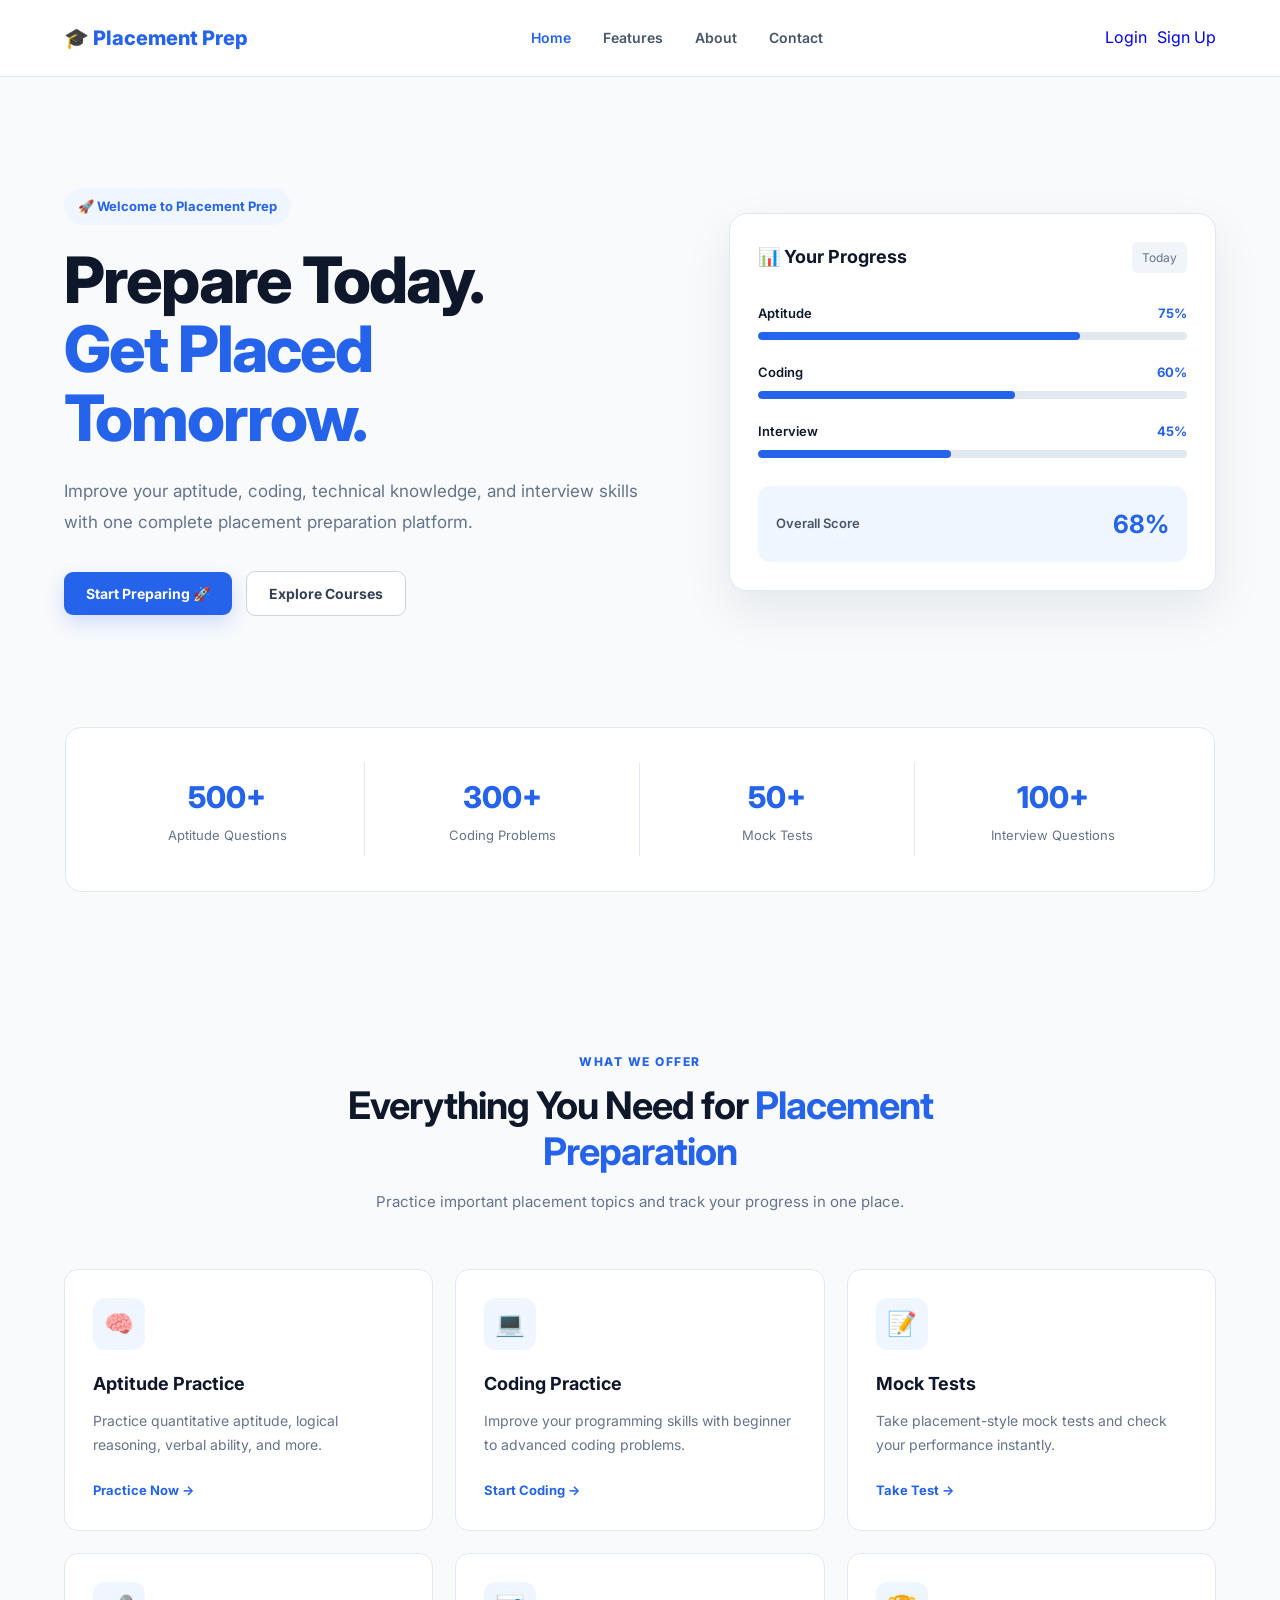
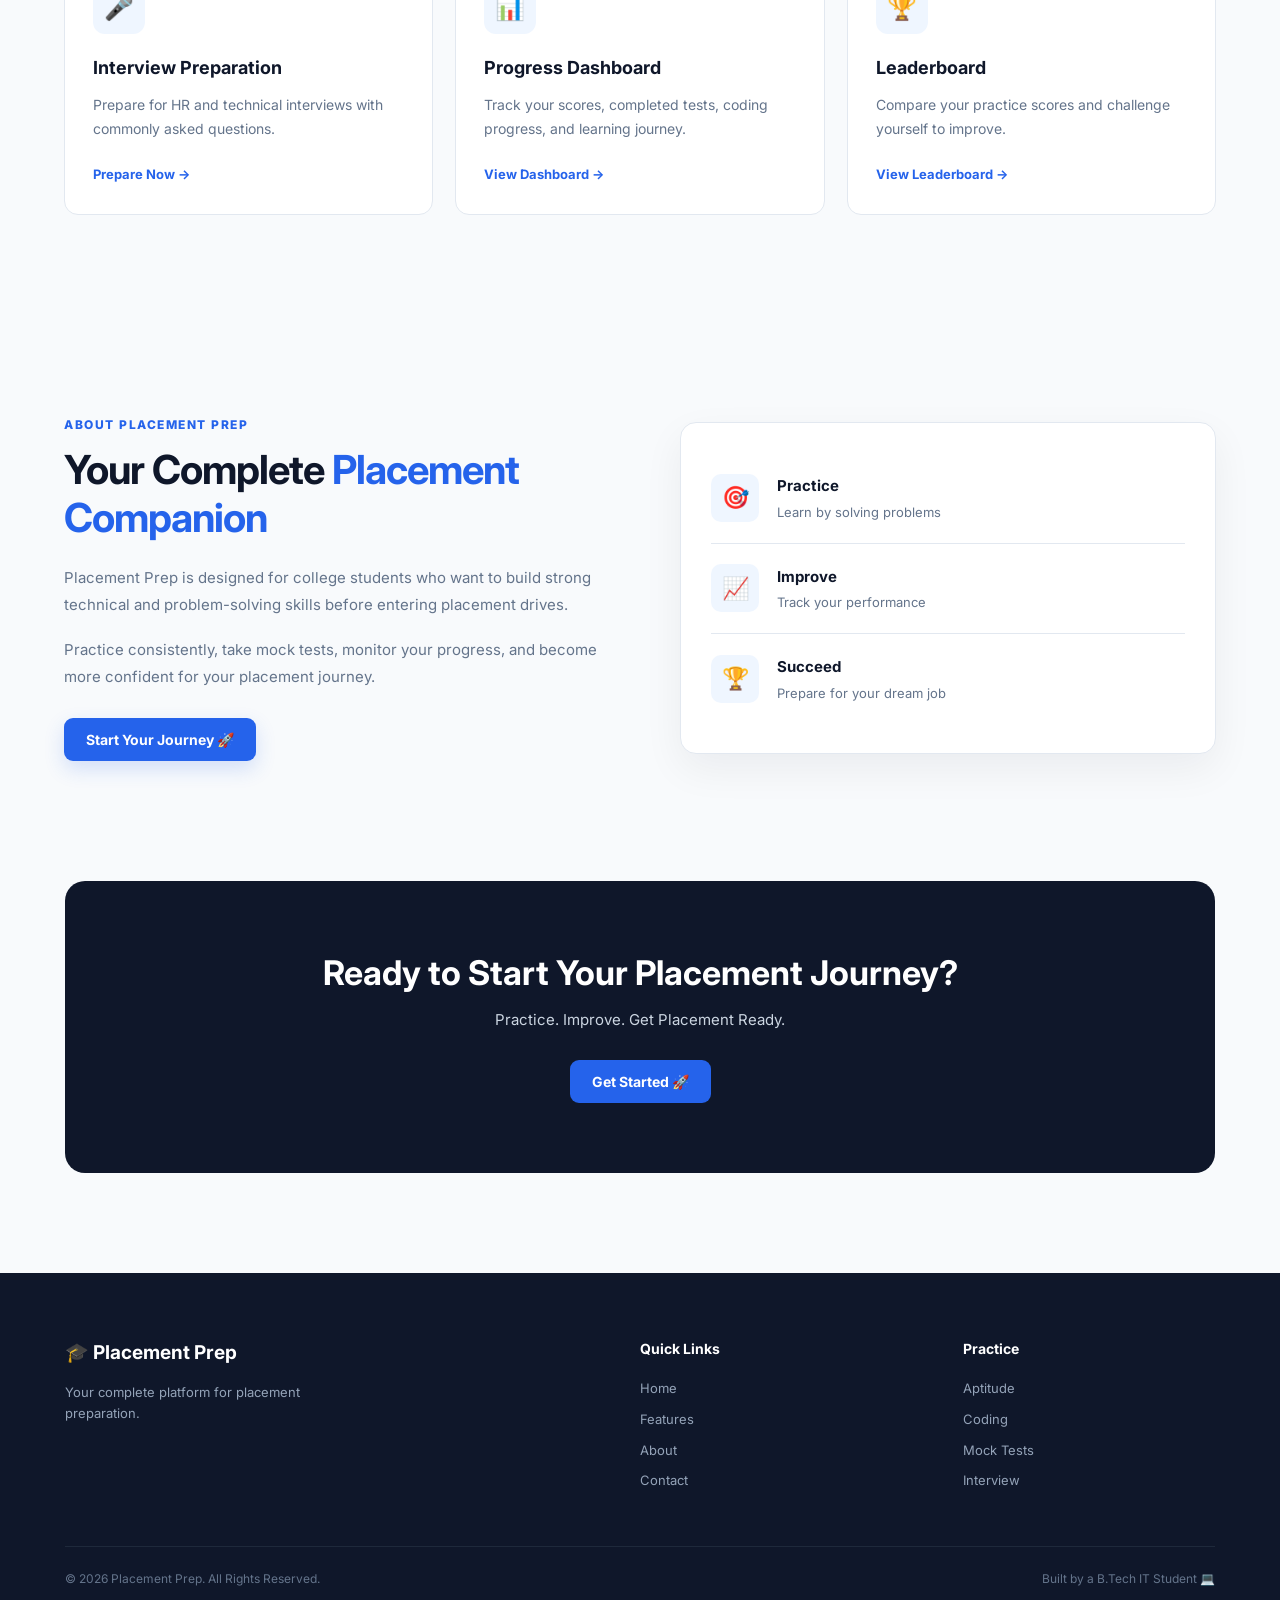
<file: index.html>
<!DOCTYPE html>
<html lang="en">
<head>
    <meta charset="UTF-8">
    <meta name="viewport" content="width=device-width, initial-scale=1.0">

    <title>Placement Prep | Student Placement Platform</title>
    

    <!-- CSS File -->
    <link rel="stylesheet" href="style.css">
</head>

<body>

    <!-- ================= NAVBAR ================= -->
    <header>
        <nav class="navbar">

            <div class="logo">
                🎓 Placement Prep
            </div>

            <ul class="nav-links">
                <li><a href="#home">Home</a></li>
                <li><a href="#features">Features</a></li>
                <li><a href="#about">About</a></li>
                <li><a href="#contact">Contact</a></li>
            </ul>

            <div class="nav-buttons">
                <a href="login.html" class="btn-secondary">Login</a>
                <a href="signup.html" class="btn-primary">Sign Up</a>
            </div>

        </nav>
    </header>


    <!-- ================= HERO SECTION ================= -->
    <main>

        <section id="home" class="hero">

            <div class="hero-content">

                <p class="welcome-text">
                    🚀 Welcome to Placement Prep
                </p>

                <h1>
                    Prepare Today.<br>
                    <span>Get Placed Tomorrow.</span>
                </h1>

                <p class="hero-description">
                    Improve your aptitude, coding, technical knowledge,
                    and interview skills with one complete placement
                    preparation platform.
                </p>

                <div class="hero-buttons">
                    <button class="primary-btn">
                        Start Preparing 🚀
                    </button>

                    <button class="secondary-btn">
                        Explore Courses
                    </button>
                </div>

            </div>


            <!-- Hero Card -->
            <div class="hero-card">

                <div class="card-header">
                    <h3>📊 Your Progress</h3>
                    <span>Today</span>
                </div>

                <div class="progress-item">
                    <div class="progress-info">
                        <span>Aptitude</span>
                        <strong>75%</strong>
                    </div>

                    <div class="progress-bar">
                        <div class="progress aptitude"></div>
                    </div>
                </div>


                <div class="progress-item">
                    <div class="progress-info">
                        <span>Coding</span>
                        <strong>60%</strong>
                    </div>

                    <div class="progress-bar">
                        <div class="progress coding"></div>
                    </div>
                </div>


                <div class="progress-item">
                    <div class="progress-info">
                        <span>Interview</span>
                        <strong>45%</strong>
                    </div>

                    <div class="progress-bar">
                        <div class="progress interview"></div>
                    </div>
                </div>


                <div class="score-box">
                    <span>Overall Score</span>
                    <strong>68%</strong>
                </div>

            </div>

        </section>


        <!-- ================= STATS ================= -->
        <section class="stats">

            <div class="stat">
                <h2>500+</h2>
                <p>Aptitude Questions</p>
            </div>

            <div class="stat">
                <h2>300+</h2>
                <p>Coding Problems</p>
            </div>

            <div class="stat">
                <h2>50+</h2>
                <p>Mock Tests</p>
            </div>

            <div class="stat">
                <h2>100+</h2>
                <p>Interview Questions</p>
            </div>

        </section>


        <!-- ================= FEATURES ================= -->
        <section id="features" class="features-section">

            <div class="section-heading">

                <p>WHAT WE OFFER</p>

                <h2>
                    Everything You Need for
                    <span>Placement Preparation</span>
                </h2>

                <p class="section-description">
                    Practice important placement topics and track
                    your progress in one place.
                </p>

            </div>


            <div class="features-container">

                <!-- Aptitude -->
                <div class="feature-card">

                    <div class="feature-icon">
                        🧠
                    </div>

                    <h3>Aptitude Practice</h3>

                    <p>
                        Practice quantitative aptitude, logical reasoning,
                        verbal ability, and more.
                    </p>

                    <a href="aptitude.html">Practice Now →</a>

                </div>


                <!-- Coding -->
                <div class="feature-card">

                    <div class="feature-icon">
                        💻
                    </div>

                    <h3>Coding Practice</h3>

                    <p>
                        Improve your programming skills with
                        beginner to advanced coding problems.
                    </p>

                    <a href="coding.html">Start Coding →</a>

                </div>


                <!-- Mock Test -->
                <div class="feature-card">

                    <div class="feature-icon">
                        📝
                    </div>

                    <h3>Mock Tests</h3>

                    <p>
                        Take placement-style mock tests and
                        check your performance instantly.
                    </p>

                    <a href="mocktest.html">Take Test →</a>

                </div>


                <!-- Interview -->
                <div class="feature-card">

                    <div class="feature-icon">
                        🎤
                    </div>

                    <h3>Interview Preparation</h3>

                    <p>
                        Prepare for HR and technical interviews
                        with commonly asked questions.
                    </p>

                    <a href="interview.html">Prepare Now →</a>

                </div>


                <!-- Dashboard -->
                <div class="feature-card">

                    <div class="feature-icon">
                        📊
                    </div>

                    <h3>Progress Dashboard</h3>

                    <p>
                        Track your scores, completed tests,
                        coding progress, and learning journey.
                    </p>

                    <a href="dashboard.html">View Dashboard →</a>

                </div>


                <!-- Leaderboard -->
                <div class="feature-card">

                    <div class="feature-icon">
                        🏆
                    </div>

                    <h3>Leaderboard</h3>

                    <p>
                        Compare your practice scores and
                        challenge yourself to improve.
                    </p>

                    <a href="Leaderboard.html">View Leaderboard →</a>

                </div>

            </div>

        </section>


        <!-- ================= ABOUT ================= -->
        <section id="about" class="about-section">

            <div class="about-content">

                <p class="small-title">
                    ABOUT PLACEMENT PREP
                </p>

                <h2>
                    Your Complete
                    <span>Placement Companion</span>
                </h2>

                <p>
                    Placement Prep is designed for college students
                    who want to build strong technical and
                    problem-solving skills before entering placement
                    drives.
                </p>

                <p>
                    Practice consistently, take mock tests,
                    monitor your progress, and become more confident
                    for your placement journey.
                </p>

                <button class="primary-btn">
                    Start Your Journey 🚀
                </button>

            </div>


            <div class="about-card">

                <div class="about-stat">
                    <span>🎯</span>
                    <div>
                        <strong>Practice</strong>
                        <p>Learn by solving problems</p>
                    </div>
                </div>

                <div class="about-stat">
                    <span>📈</span>
                    <div>
                        <strong>Improve</strong>
                        <p>Track your performance</p>
                    </div>
                </div>

                <div class="about-stat">
                    <span>🏆</span>
                    <div>
                        <strong>Succeed</strong>
                        <p>Prepare for your dream job</p>
                    </div>
                </div>

            </div>

        </section>


        <!-- ================= CTA ================= -->
        <section class="cta">

            <h2>
                Ready to Start Your Placement Journey?
            </h2>

            <p>
                Practice. Improve. Get Placement Ready.
            </p>

            <button class="primary-btn">
                Get Started 🚀
            </button>

        </section>

    </main>


    <!-- ================= FOOTER ================= -->
    <footer id="contact">

        <div class="footer-content">

            <div>
                <h3>🎓 Placement Prep</h3>

                <p>
                    Your complete platform for placement preparation.
                </p>
            </div>


            <div>
                <h4>Quick Links</h4>

                <a href="#home">Home</a>
                <a href="#features">Features</a>
                <a href="#about">About</a>
                <a href="#contact">Contact</a>
            </div>


            <div>
                <h4>Practice</h4>

                <a href="#">Aptitude</a>
                <a href="#">Coding</a>
                <a href="#">Mock Tests</a>
                <a href="#">Interview</a>
            </div>

        </div>


        <div class="footer-bottom">

            <p>
                © 2026 Placement Prep. All Rights Reserved.
            </p>

            <p>
                Built by a B.Tech IT Student 💻
            </p>

        </div>

    </footer>


    <!-- JavaScript File -->
    <script src="script.js"></script>

</body>
</html>
</file>
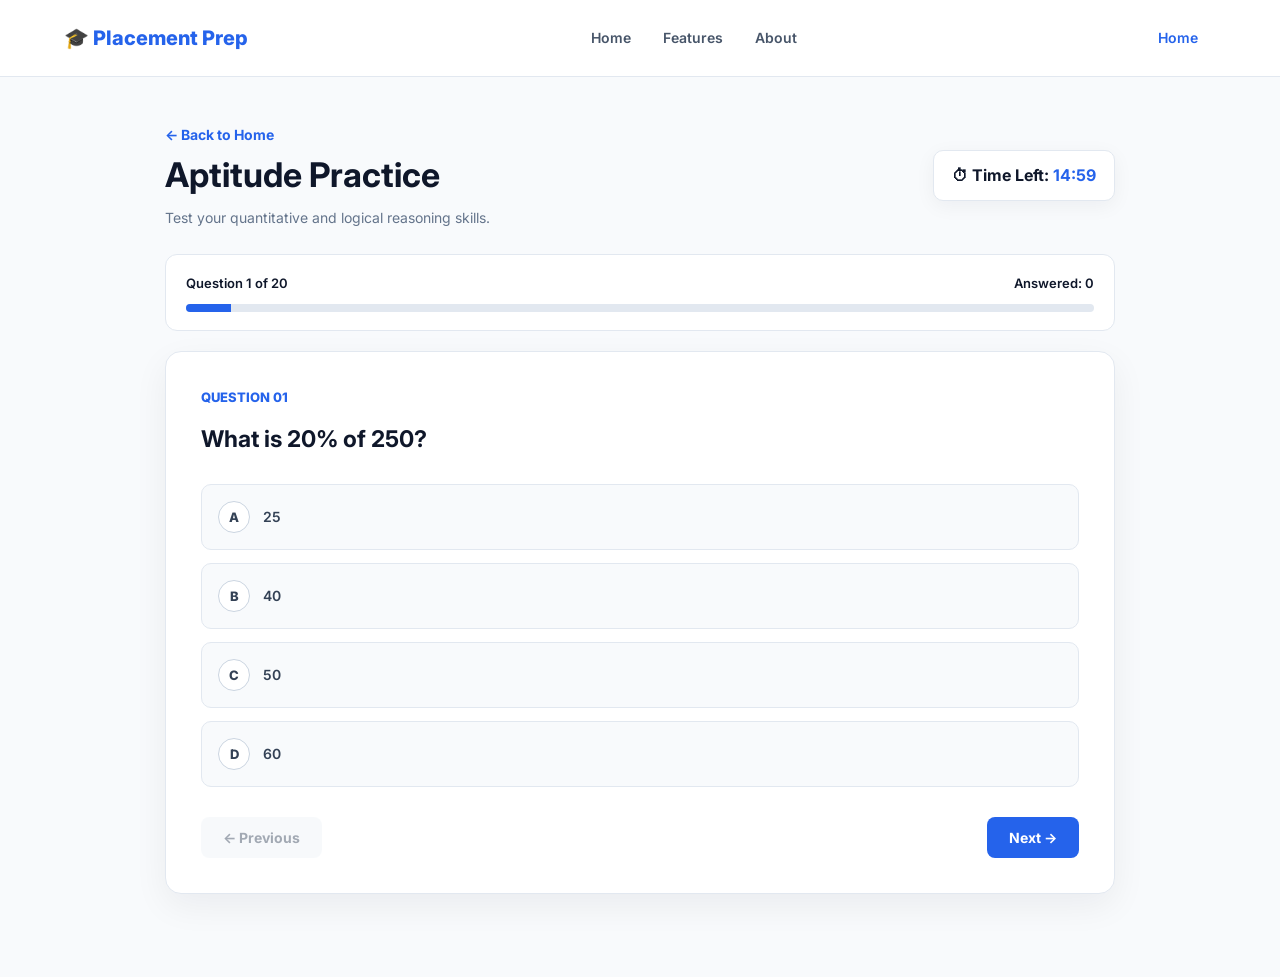
<file: aptitude.html>
<!DOCTYPE html>
<html lang="en">

<head>
    <meta charset="UTF-8">
    <meta name="viewport" content="width=device-width, initial-scale=1.0">

    <title>Aptitude Practice | Placement Prep</title>

    <!-- Main CSS -->
    <link rel="stylesheet" href="style.css">

    <!-- Aptitude Page CSS -->
    <style>
        /* ================= APTITUDE PAGE ================= */

        .aptitude-page {
            min-height: 100vh;
            background: #f8fafc;
            padding: 45px 20px 80px;
        }

        .aptitude-container {
            max-width: 950px;
            margin: auto;
        }

        .aptitude-top {
            display: flex;
            justify-content: space-between;
            align-items: center;
            gap: 20px;
            margin-bottom: 25px;
        }

        .back-btn {
            color: #2563eb;
            font-size: 14px;
            font-weight: 700;
        }

        .back-btn:hover {
            text-decoration: underline;
        }

        .page-title h1 {
            font-size: 34px;
            margin-bottom: 5px;
        }

        .page-title p {
            color: #64748b;
            font-size: 14px;
        }

        /* Timer */

        .timer {
            background: white;
            border: 1px solid #e2e8f0;
            border-radius: 10px;
            padding: 12px 18px;
            font-weight: 700;
            color: #0f172a;
            box-shadow: 0 5px 20px rgba(15, 23, 42, 0.05);
        }

        .timer span {
            color: #2563eb;
        }

        /* Progress */

        .quiz-progress {
            background: white;
            border: 1px solid #e2e8f0;
            padding: 18px 20px;
            border-radius: 12px;
            margin-bottom: 20px;
        }

        .progress-top {
            display: flex;
            justify-content: space-between;
            margin-bottom: 10px;
            font-size: 13px;
            font-weight: 600;
        }

        .quiz-progress-bar {
            width: 100%;
            height: 8px;
            background: #e2e8f0;
            border-radius: 20px;
            overflow: hidden;
        }

        .quiz-progress-fill {
            width: 5%;
            height: 100%;
            background: #2563eb;
            transition: width 0.3s ease;
        }

        /* Question Card */

        .question-card {
            background: white;
            border: 1px solid #e2e8f0;
            border-radius: 16px;
            padding: 35px;
            box-shadow: 0 12px 35px rgba(15, 23, 42, 0.06);
        }

        .question-number {
            color: #2563eb;
            font-size: 13px;
            font-weight: 800;
            margin-bottom: 14px;
        }

        .question {
            font-size: 23px;
            line-height: 1.5;
            margin-bottom: 28px;
        }

        /* Options */

        .options {
            display: grid;
            gap: 13px;
        }

        .option {
            display: flex;
            align-items: center;
            gap: 13px;

            width: 100%;
            padding: 16px;

            background: #f8fafc;
            border: 1px solid #e2e8f0;
            border-radius: 10px;

            cursor: pointer;
            transition: 0.2s ease;

            font-size: 14px;
            font-weight: 600;
            color: #334155;
        }

        .option:hover {
            border-color: #93c5fd;
            background: #eff6ff;
        }

        .option.selected {
            border-color: #2563eb;
            background: #eff6ff;
            color: #1d4ed8;
        }

        .option input {
            display: none;
        }

        .option-letter {
            width: 32px;
            height: 32px;

            display: flex;
            align-items: center;
            justify-content: center;

            background: white;
            border: 1px solid #cbd5e1;
            border-radius: 50%;

            font-size: 13px;
            font-weight: 800;
        }

        .option.selected .option-letter {
            background: #2563eb;
            border-color: #2563eb;
            color: white;
        }

        /* Buttons */

        .quiz-actions {
            display: flex;
            justify-content: space-between;
            margin-top: 30px;
            gap: 15px;
        }

        .quiz-btn {
            padding: 12px 22px;
            border-radius: 8px;
            font-size: 14px;
            font-weight: 700;
            cursor: pointer;
        }

        .previous-btn {
            background: #f1f5f9;
            color: #475569;
        }

        .previous-btn:hover {
            background: #e2e8f0;
        }

        .next-btn {
            background: #2563eb;
            color: white;
        }

        .next-btn:hover {
            background: #1d4ed8;
        }

        .submit-btn {
            background: #16a34a;
            color: white;
        }

        .submit-btn:hover {
            background: #15803d;
        }

        /* Result */

        .result-card {
            display: none;

            text-align: center;

            background: white;
            border: 1px solid #e2e8f0;
            border-radius: 16px;
            padding: 45px 25px;

            box-shadow: 0 12px 35px rgba(15, 23, 42, 0.06);
        }

        .result-icon {
            font-size: 55px;
            margin-bottom: 15px;
        }

        .result-card h2 {
            font-size: 30px;
            margin-bottom: 8px;
        }

        .result-card p {
            color: #64748b;
            margin-bottom: 20px;
        }

        .score {
            font-size: 50px;
            font-weight: 800;
            color: #2563eb;
            margin-bottom: 20px;
        }

        .restart-btn {
            padding: 13px 25px;
            border-radius: 9px;
            background: #2563eb;
            color: white;
            font-weight: 700;
        }

        .restart-btn:hover {
            background: #1d4ed8;
        }

        /* Mobile */

        @media (max-width: 600px) {

            .aptitude-page {
                padding: 30px 15px 60px;
            }

            .aptitude-top {
                flex-direction: column;
                align-items: flex-start;
            }

            .page-title h1 {
                font-size: 28px;
            }

            .timer {
                width: 100%;
                text-align: center;
            }

            .question-card {
                padding: 22px;
            }

            .question {
                font-size: 19px;
            }

            .quiz-actions {
                flex-direction: column-reverse;
            }

            .quiz-btn {
                width: 100%;
            }
        }
    </style>
</head>


<body>

    <!-- ================= HEADER ================= -->

    <header>
        <nav class="navbar">

            <div class="logo">
                🎓 Placement Prep
            </div>

            <ul class="nav-links">
                <li><a href="index.html">Home</a></li>
                <li><a href="index.html#features">Features</a></li>
                <li><a href="index.html#about">About</a></li>
            </ul>

            <div class="nav-buttons">
                <a href="index.html" class="login-btn">
                    Home
                </a>
            </div>

        </nav>
    </header>


    <!-- ================= APTITUDE ================= -->

    <main class="aptitude-page">

        <div class="aptitude-container">

            <!-- Top -->

            <div class="aptitude-top">

                <div class="page-title">

                    <a href="index.html" class="back-btn">
                        ← Back to Home
                    </a>

                    <h1>Aptitude Practice</h1>

                    <p>
                        Test your quantitative and logical reasoning skills.
                    </p>

                </div>

                <div class="timer">
                    ⏱ Time Left:
                    <span id="timer">15:00</span>
                </div>

            </div>


            <!-- Progress -->

            <div class="quiz-progress">

                <div class="progress-top">

                    <span id="questionCounter">
                        Question 1 of 20
                    </span>

                    <span id="answeredCounter">
                        Answered: 0
                    </span>

                </div>

                <div class="quiz-progress-bar">

                    <div
                        class="quiz-progress-fill"
                        id="quizProgress">
                    </div>

                </div>

            </div>


            <!-- Question Card -->

            <div class="question-card" id="questionCard">

                <div class="question-number">
                    QUESTION <span id="questionNumber">01</span>
                </div>

                <h2 class="question" id="question">
                    Loading question...
                </h2>


                <!-- Options -->

                <div class="options" id="options">

                    <!-- JavaScript will insert options -->

                </div>


                <!-- Actions -->

                <div class="quiz-actions">

                    <button
                        class="quiz-btn previous-btn"
                        id="previousBtn">
                        ← Previous
                    </button>

                    <button
                        class="quiz-btn next-btn"
                        id="nextBtn">
                        Next →
                    </button>

                    <button
                        class="quiz-btn submit-btn"
                        id="submitBtn"
                        style="display: none;">
                        Submit Test ✓
                    </button>

                </div>

            </div>


            <!-- Result -->

            <div class="result-card" id="resultCard">

                <div class="result-icon">
                    🎉
                </div>

                <h2>Test Completed!</h2>

                <p>
                    Great job! Here is your aptitude test result.
                </p>

                <div class="score" id="finalScore">
                    0 / 20
                </div>

                <p id="resultMessage">
                    Keep practicing and improve your score!
                </p>

                <button
                    class="restart-btn"
                    id="restartBtn">
                    🔄 Try Again
                </button>

            </div>

        </div>

    </main>


    <!-- ================= SCRIPT ================= -->

    <script>

        /* =====================================================
           APTITUDE QUESTIONS
           ===================================================== */

        const questions = [

            {
                question: "What is 20% of 250?",
                options: ["25", "40", "50", "60"],
                answer: 2
            },

            {
                question: "If a train travels 120 km in 2 hours, what is its average speed?",
                options: ["40 km/h", "50 km/h", "60 km/h", "80 km/h"],
                answer: 2
            },

            {
                question: "What is the next number in the series: 2, 4, 8, 16, ?",
                options: ["20", "24", "32", "36"],
                answer: 2
            },

            {
                question: "A shopkeeper buys an item for ₹500 and sells it for ₹600. What is the profit percentage?",
                options: ["10%", "15%", "20%", "25%"],
                answer: 2
            },

            {
                question: "What is the average of 10, 20, 30, 40 and 50?",
                options: ["20", "25", "30", "35"],
                answer: 2
            },

            {
                question: "If 5 workers complete a task in 12 days, how many days will 10 workers take, assuming the same work rate?",
                options: ["3 days", "5 days", "6 days", "8 days"],
                answer: 2
            },

            {
                question: "What is 3/4 of 200?",
                options: ["100", "125", "150", "175"],
                answer: 2
            },

            {
                question: "If x + 15 = 35, what is x?",
                options: ["10", "15", "20", "25"],
                answer: 2
            },

            {
                question: "Which number is divisible by both 3 and 5?",
                options: ["20", "25", "30", "35"],
                answer: 2
            },

            {
                question: "A person walks 5 km north and then 3 km east. What is the shortest distance from the starting point?",
                options: ["6 km", "7 km", "8 km", "9 km"],
                answer: 1
            },

            {
                question: "What is the simple interest on ₹1000 at 10% per annum for 2 years?",
                options: ["₹100", "₹150", "₹200", "₹250"],
                answer: 2
            },

            {
                question: "If a number is increased from 80 to 100, what is the percentage increase?",
                options: ["20%", "25%", "30%", "40%"],
                answer: 1
            },

            {
                question: "What is the LCM of 4 and 6?",
                options: ["8", "10", "12", "24"],
                answer: 2
            },

            {
                question: "What is the HCF of 18 and 24?",
                options: ["3", "6", "9", "12"],
                answer: 1
            },

            {
                question: "If 2x = 18, what is x?",
                options: ["6", "7", "8", "9"],
                answer: 3
            },

            {
                question: "A clock shows 3:00. What is the angle between the hour and minute hands?",
                options: ["60°", "90°", "120°", "180°"],
                answer: 1
            },

            {
                question: "What is the square root of 144?",
                options: ["10", "11", "12", "14"],
                answer: 2
            },

            {
                question: "If 4 pens cost ₹40, what is the cost of 10 pens?",
                options: ["₹80", "₹90", "₹100", "₹120"],
                answer: 2
            },

            {
                question: "A bag contains 3 red balls and 2 blue balls. What is the probability of picking a blue ball?",
                options: ["1/5", "2/5", "3/5", "4/5"],
                answer: 1
            },

            {
                question: "What is 15 × 12?",
                options: ["160", "170", "180", "190"],
                answer: 2
            }

        ];


        /* =====================================================
           VARIABLES
           ===================================================== */

        let currentQuestion = 0;

        let selectedAnswers =
            new Array(questions.length).fill(null);

        let timeLeft = 15 * 60;

        let timerInterval;


        /* =====================================================
           DOM ELEMENTS
           ===================================================== */

        const questionElement =
            document.getElementById("question");

        const optionsElement =
            document.getElementById("options");

        const questionNumberElement =
            document.getElementById("questionNumber");

        const questionCounterElement =
            document.getElementById("questionCounter");

        const answeredCounterElement =
            document.getElementById("answeredCounter");

        const quizProgressElement =
            document.getElementById("quizProgress");

        const timerElement =
            document.getElementById("timer");

        const previousBtn =
            document.getElementById("previousBtn");

        const nextBtn =
            document.getElementById("nextBtn");

        const submitBtn =
            document.getElementById("submitBtn");

        const questionCard =
            document.getElementById("questionCard");

        const resultCard =
            document.getElementById("resultCard");

        const finalScore =
            document.getElementById("finalScore");

        const resultMessage =
            document.getElementById("resultMessage");

        const restartBtn =
            document.getElementById("restartBtn");


        /* =====================================================
           LOAD QUESTION
           ===================================================== */

        function loadQuestion() {

            const current =
                questions[currentQuestion];


            questionElement.textContent =
                current.question;


            questionNumberElement.textContent =
                String(currentQuestion + 1).padStart(2, "0");


            questionCounterElement.textContent =
                `Question ${currentQuestion + 1} of ${questions.length}`;


            const answered =
                selectedAnswers.filter(
                    answer => answer !== null
                ).length;


            answeredCounterElement.textContent =
                `Answered: ${answered}`;


            const progress =
                ((currentQuestion + 1) /
                    questions.length) * 100;


            quizProgressElement.style.width =
                `${progress}%`;


            optionsElement.innerHTML = "";


            current.options.forEach(
                (option, index) => {

                    const label =
                        document.createElement("label");

                    label.className = "option";


                    if (
                        selectedAnswers[currentQuestion] ===
                        index
                    ) {

                        label.classList.add("selected");

                    }


                    label.innerHTML = `

                        <input
                            type="radio"
                            name="answer"
                            value="${index}"
                            ${selectedAnswers[currentQuestion] === index
                                ? "checked"
                                : ""}
                        >

                        <span class="option-letter">
                            ${String.fromCharCode(65 + index)}
                        </span>

                        <span>
                            ${option}
                        </span>

                    `;


                    label.addEventListener(
                        "click",
                        () => {

                            selectedAnswers[currentQuestion] =
                                index;

                            updateSelectedOption();

                            updateAnsweredCounter();

                        }
                    );


                    optionsElement.appendChild(label);

                }
            );


            previousBtn.disabled =
                currentQuestion === 0;


            previousBtn.style.opacity =
                currentQuestion === 0 ? "0.5" : "1";


            if (
                currentQuestion ===
                questions.length - 1
            ) {

                nextBtn.style.display =
                    "none";

                submitBtn.style.display =
                    "block";

            } else {

                nextBtn.style.display =
                    "block";

                submitBtn.style.display =
                    "none";

            }

        }


        /* =====================================================
           SELECTED OPTION UI
           ===================================================== */

        function updateSelectedOption() {

            const options =
                document.querySelectorAll(".option");

            options.forEach(
                (option, index) => {

                    option.classList.toggle(
                        "selected",
                        index ===
                        selectedAnswers[currentQuestion]
                    );

                }
            );

        }


        /* =====================================================
           ANSWERED COUNTER
           ===================================================== */

        function updateAnsweredCounter() {

            const answered =
                selectedAnswers.filter(
                    answer => answer !== null
                ).length;

            answeredCounterElement.textContent =
                `Answered: ${answered}`;

        }


        /* =====================================================
           NEXT BUTTON
           ===================================================== */

        nextBtn.addEventListener(
            "click",
            () => {

                if (
                    currentQuestion <
                    questions.length - 1
                ) {

                    currentQuestion++;

                    loadQuestion();

                }

            }
        );


        /* =====================================================
           PREVIOUS BUTTON
           ===================================================== */

        previousBtn.addEventListener(
            "click",
            () => {

                if (currentQuestion > 0) {

                    currentQuestion--;

                    loadQuestion();

                }

            }
        );


        /* =====================================================
           SUBMIT TEST
           ===================================================== */

        submitBtn.addEventListener(
            "click",
            () => {

                const unanswered =
                    selectedAnswers.filter(
                        answer => answer === null
                    ).length;


                if (unanswered > 0) {

                    const proceed =
                        confirm(
                            `You have ${unanswered} unanswered question(s). Submit anyway?`
                        );

                    if (!proceed) {
                        return;
                    }

                }


                finishTest();

            }
        );


        /* =====================================================
           FINISH TEST
           ===================================================== */

        function finishTest() {

            clearInterval(timerInterval);


            let score = 0;


            questions.forEach(
                (question, index) => {

                    if (
                        selectedAnswers[index] ===
                        question.answer
                    ) {

                        score++;

                    }

                }
            );


            finalScore.textContent =
                `${score} / ${questions.length}`;


            const percentage =
                (score / questions.length) * 100;


            if (percentage >= 80) {

                resultMessage.textContent =
                    "Excellent! 🔥 Your aptitude preparation is strong.";

            } else if (percentage >= 60) {

                resultMessage.textContent =
                    "Good job! 👍 Keep practicing to improve further.";

            } else if (percentage >= 40) {

                resultMessage.textContent =
                    "Nice attempt! 📚 More practice will help you improve.";

            } else {

                resultMessage.textContent =
                    "Keep learning! 💪 Practice regularly and try again.";

            }


            questionCard.style.display =
                "none";

            document.querySelector(
                ".quiz-progress"
            ).style.display = "none";


            resultCard.style.display =
                "block";


            /* Save score locally */
            
            localStorage.setItem(
                "aptitudeLastScore",
                score
            );

            localStorage.setItem(
                "aptitudeLastTotal",
                questions.length
            );

        }


        /* =====================================================
           TIMER
           ===================================================== */

        function startTimer() {

            timerInterval =
                setInterval(
                    () => {

                        if (timeLeft <= 0) {

                            clearInterval(
                                timerInterval
                            );

                            finishTest();

                            return;

                        }


                        timeLeft--;


                        const minutes =
                            Math.floor(
                                timeLeft / 60
                            );

                        const seconds =
                            timeLeft % 60;


                        timerElement.textContent =
                            `${String(minutes).padStart(2, "0")}:${String(seconds).padStart(2, "0")}`;


                        if (timeLeft <= 60) {

                            timerElement.style.color =
                                "#dc2626";

                        }

                    },
                    1000
                );

        }


        /* =====================================================
           RESTART TEST
           ===================================================== */

        restartBtn.addEventListener(
            "click",
            () => {

                currentQuestion = 0;

                selectedAnswers =
                    new Array(
                        questions.length
                    ).fill(null);

                timeLeft =
                    15 * 60;


                resultCard.style.display =
                    "none";

                questionCard.style.display =
                    "block";


                document.querySelector(
                    ".quiz-progress"
                ).style.display = "block";


                timerElement.style.color =
                    "#2563eb";


                loadQuestion();

                startTimer();

            }
        );


        /* =====================================================
           START APPLICATION
           ===================================================== */

        loadQuestion();

        startTimer();

    </script>

</body>

</html>
</file>
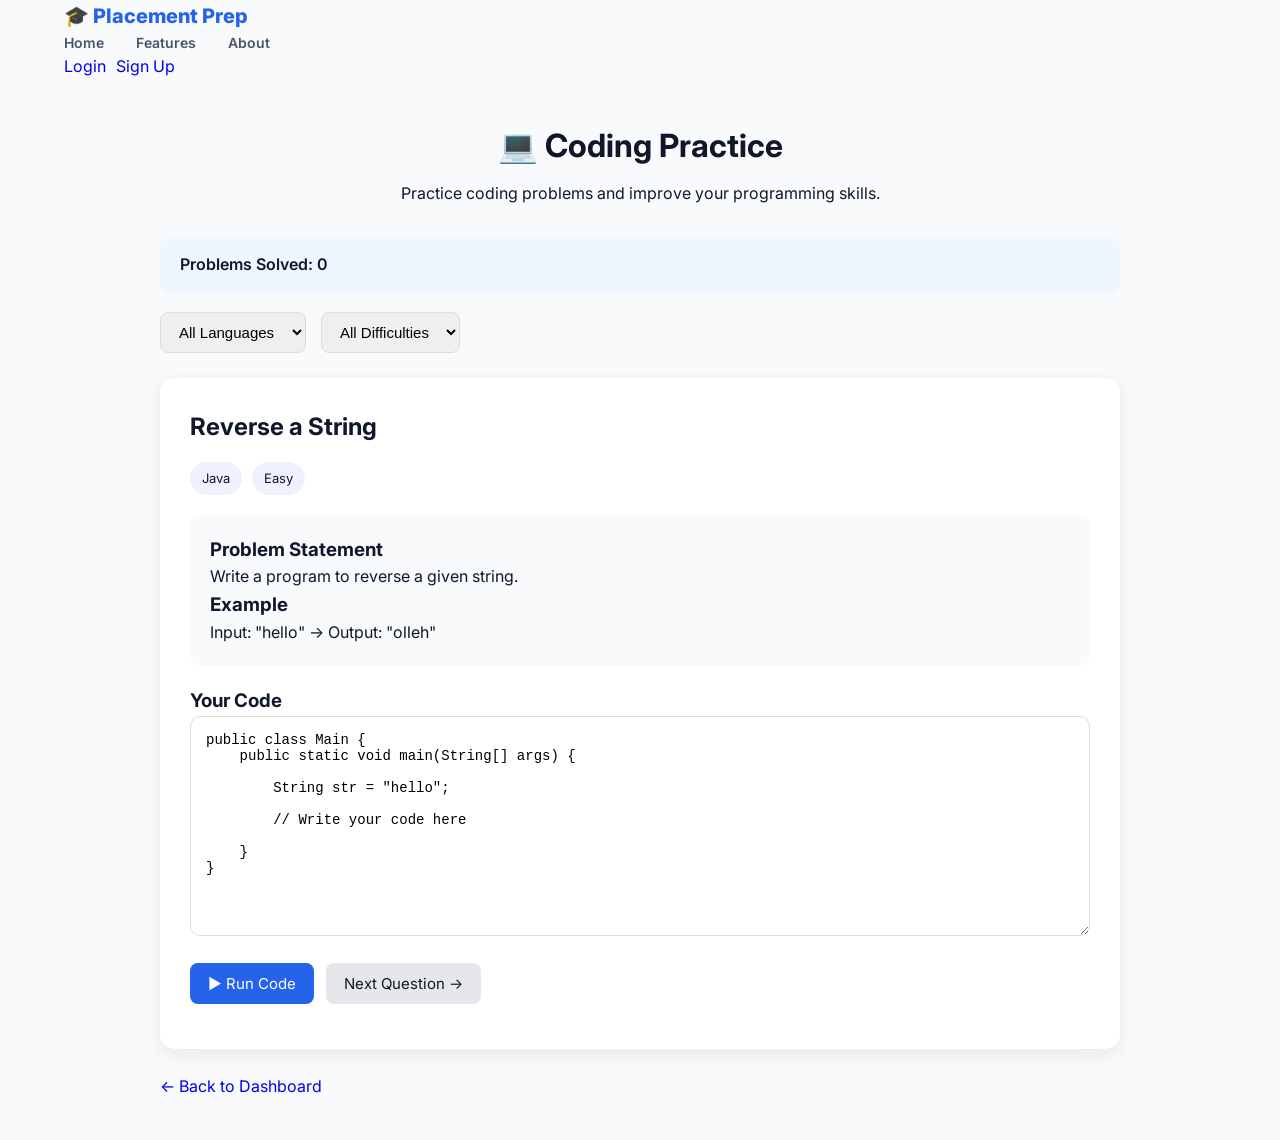
<file: coding.html>
<!DOCTYPE html>
<html lang="en">
<head>
    <meta charset="UTF-8">
    <meta name="viewport" content="width=device-width, initial-scale=1.0">
    <title>Coding Practice - Placement Prep</title>
    <link rel="stylesheet" href="style.css">

    <style>
        .coding-page {
            max-width: 1000px;
            margin: 40px auto;
            padding: 0 20px;
        }

        .coding-header {
            text-align: center;
            margin-bottom: 30px;
        }

        .coding-header h1 {
            margin-bottom: 10px;
        }

        .filters {
            display: flex;
            gap: 15px;
            margin-bottom: 25px;
            flex-wrap: wrap;
        }

        .filters select {
            padding: 10px 14px;
            border: 1px solid #ddd;
            border-radius: 8px;
            font-size: 15px;
        }

        .coding-card {
            background: white;
            padding: 30px;
            border-radius: 15px;
            box-shadow: 0 5px 20px rgba(0,0,0,0.08);
        }

        .problem-meta {
            display: flex;
            gap: 10px;
            margin: 15px 0;
        }

        .badge {
            padding: 6px 12px;
            border-radius: 20px;
            background: #eef2ff;
            font-size: 13px;
        }

        .problem-box {
            background: #f8fafc;
            padding: 20px;
            border-radius: 10px;
            margin: 20px 0;
        }

        .code-area {
            width: 100%;
            min-height: 220px;
            padding: 15px;
            border: 1px solid #ddd;
            border-radius: 10px;
            font-family: monospace;
            font-size: 14px;
            resize: vertical;
            box-sizing: border-box;
        }

        .coding-actions {
            display: flex;
            gap: 12px;
            margin-top: 20px;
            flex-wrap: wrap;
        }

        .coding-actions button {
            padding: 11px 18px;
            border: none;
            border-radius: 8px;
            cursor: pointer;
            font-size: 15px;
        }

        .run-btn {
            background: #2563eb;
            color: white;
        }

        .next-btn {
            background: #e5e7eb;
            color: #111827;
        }

        .status {
            margin-top: 15px;
            font-weight: 600;
        }

        .solved-box {
            margin-bottom: 20px;
            padding: 15px 20px;
            background: #eff6ff;
            border-radius: 10px;
            font-weight: 600;
        }

        .back-link {
            display: inline-block;
            margin-top: 25px;
            text-decoration: none;
        }
    </style>
</head>

<body>

    <!-- Navbar -->
    <nav class="navbar">
        <div class="nav-container">
            <div class="logo">🎓 Placement Prep</div>

            <div class="nav-links">
                <a href="index.html">Home</a>
                <a href="index.html#features">Features</a>
                <a href="index.html#about">About</a>
            </div>

            <div class="nav-buttons">
                <a href="login.html" class="btn-secondary">Login</a>
                <a href="signup.html" class="btn-primary">Sign Up</a>
            </div>
        </div>
    </nav>


    <main class="coding-page">

        <div class="coding-header">
            <h1>💻 Coding Practice</h1>
            <p>Practice coding problems and improve your programming skills.</p>
        </div>

        <!-- Solved Count -->
        <div class="solved-box">
            Problems Solved: <span id="solvedCount">0</span>
        </div>

        <!-- Filters -->
        <div class="filters">
            <select id="languageFilter">
                <option value="All">All Languages</option>
                <option value="Java">Java</option>
                <option value="Python">Python</option>
                <option value="C++">C++</option>
            </select>

            <select id="difficultyFilter">
                <option value="All">All Difficulties</option>
                <option value="Easy">Easy</option>
                <option value="Medium">Medium</option>
                <option value="Hard">Hard</option>
            </select>
        </div>


        <!-- Coding Card -->
        <div class="coding-card">

            <h2 id="problemTitle">Loading...</h2>

            <div class="problem-meta">
                <span class="badge" id="problemLanguage">Java</span>
                <span class="badge" id="problemDifficulty">Easy</span>
            </div>

            <div class="problem-box">
                <h3>Problem Statement</h3>
                <p id="problemDescription"></p>

                <h3>Example</h3>
                <p id="problemExample"></p>
            </div>

            <h3>Your Code</h3>

            <textarea
                id="codeEditor"
                class="code-area"
                placeholder="Write your code here..."
            ></textarea>

            <div class="coding-actions">
                <button class="run-btn" onclick="runCode()">
                    ▶ Run Code
                </button>

                <button class="next-btn" onclick="nextQuestion()">
                    Next Question →
                </button>
            </div>

            <div class="status" id="statusMessage"></div>

        </div>

        <a href="dashboard.html" class="back-link">
            ← Back to Dashboard
        </a>

    </main>


    <script>

        const questions = [

            {
                title: "Reverse a String",
                language: "Java",
                difficulty: "Easy",
                description:
                    "Write a program to reverse a given string.",
                example:
                    'Input: "hello" → Output: "olleh"',
                starter:
`public class Main {
    public static void main(String[] args) {

        String str = "hello";

        // Write your code here

    }
}`
            },

            {
                title: "Find Maximum Number",
                language: "Python",
                difficulty: "Easy",
                description:
                    "Find the maximum number from an array.",
                example:
                    "Input: [10, 25, 7, 40] → Output: 40",
                starter:
`numbers = [10, 25, 7, 40]

# Write your code here
`
            },

            {
                title: "Check Palindrome",
                language: "Java",
                difficulty: "Medium",
                description:
                    "Check whether a given string is a palindrome.",
                example:
                    'Input: "madam" → Output: Palindrome',
                starter:
`public class Main {
    public static void main(String[] args) {

        String str = "madam";

        // Write your code here

    }
}`
            },

            {
                title: "Count Vowels",
                language: "Python",
                difficulty: "Easy",
                description:
                    "Count the number of vowels in a given string.",
                example:
                    'Input: "placement" → Output: 3',
                starter:
`text = "placement"

# Write your code here
`
            },

            {
                title: "Factorial of a Number",
                language: "C++",
                difficulty: "Medium",
                description:
                    "Write a program to calculate the factorial of a number.",
                example:
                    "Input: 5 → Output: 120",
                starter:
`#include <iostream>
using namespace std;

int main() {

    int n = 5;

    // Write your code here

    return 0;
}`
            },

            {
                title: "Find Duplicate Elements",
                language: "C++",
                difficulty: "Hard",
                description:
                    "Find duplicate elements present in an array.",
                example:
                    "Input: [1,2,3,2,4,1] → Output: 1,2",
                starter:
`#include <iostream>
using namespace std;

int main() {

    int arr[] = {1,2,3,2,4,1};

    // Write your code here

    return 0;
}`
            }

        ];


        let currentQuestion = 0;

        let solvedCount =
            Number(localStorage.getItem("codingSolved")) || 0;


        // Display solved count
        function updateSolvedCount() {

            document.getElementById("solvedCount").textContent =
                solvedCount;

        }


        // Load question
        function loadQuestion() {

            const question = questions[currentQuestion];

            document.getElementById("problemTitle").textContent =
                question.title;

            document.getElementById("problemLanguage").textContent =
                question.language;

            document.getElementById("problemDifficulty").textContent =
                question.difficulty;

            document.getElementById("problemDescription").textContent =
                question.description;

            document.getElementById("problemExample").textContent =
                question.example;

            document.getElementById("codeEditor").value =
                question.starter;

            document.getElementById("statusMessage").textContent = "";

        }


        // Run Code
        function runCode() {

            const status =
                document.getElementById("statusMessage");

            // Demo successful submission
            status.textContent =
                "✅ Code submitted successfully!";

            // Prevent counting same question multiple times
            const solvedKey =
                "codingSolved_" + currentQuestion;

            if (!localStorage.getItem(solvedKey)) {

                solvedCount++;

                localStorage.setItem(
                    "codingSolved",
                    solvedCount
                );

                localStorage.setItem(
                    solvedKey,
                    "true"
                );

                updateSolvedCount();
            }

        }


        // Next question
        function nextQuestion() {

            currentQuestion++;

            if (currentQuestion >= questions.length) {
                currentQuestion = 0;
            }

            loadQuestion();

        }


        // Filters
        document.getElementById("languageFilter")
            .addEventListener("change", filterQuestions);

        document.getElementById("difficultyFilter")
            .addEventListener("change", filterQuestions);


        function filterQuestions() {

            const language =
                document.getElementById("languageFilter").value;

            const difficulty =
                document.getElementById("difficultyFilter").value;

            let filtered = questions.filter(q => {

                const languageMatch =
                    language === "All" ||
                    q.language === language;

                const difficultyMatch =
                    difficulty === "All" ||
                    q.difficulty === difficulty;

                return languageMatch && difficultyMatch;

            });

            if (filtered.length > 0) {

                const selected = filtered[0];

                currentQuestion =
                    questions.indexOf(selected);

                loadQuestion();

            } else {

                document.getElementById("problemTitle").textContent =
                    "No questions found";

                document.getElementById("problemDescription").textContent =
                    "Try another filter.";

                document.getElementById("problemExample").textContent =
                    "";

                document.getElementById("codeEditor").value =
                    "";

            }

        }


        // Initial load
        updateSolvedCount();
        loadQuestion();

    </script>

</body>
</html>
</file>
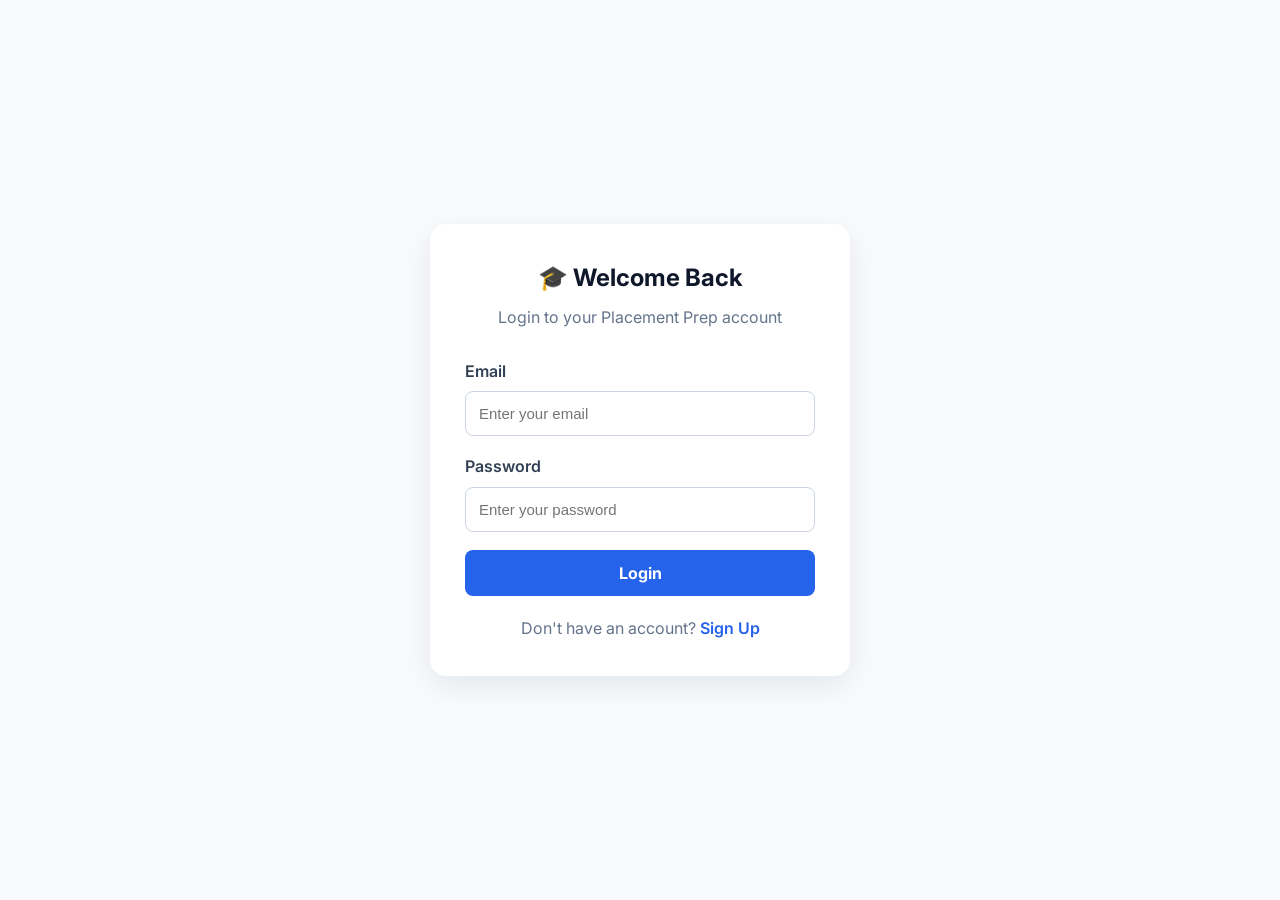
<file: dashboard.html>
<!DOCTYPE html>
<html lang="en">
<head>
    <meta charset="UTF-8">
    <meta name="viewport" content="width=device-width, initial-scale=1.0">

    <title>Dashboard | Placement Prep</title>

    <link rel="stylesheet" href="style.css">

    <style>
        .dashboard-page {
            min-height: 100vh;
            padding: 100px 5% 60px;
            background: #f8fafc;
        }

        .dashboard-header {
            max-width: 1100px;
            margin: auto;
            margin-bottom: 30px;
        }

        .dashboard-header h1 {
            font-size: 38px;
            color: #0f172a;
            margin-bottom: 8px;
        }

        .dashboard-header p {
            color: #64748b;
        }

        .dashboard-container {
            max-width: 1100px;
            margin: auto;
        }

        .stats-grid {
            display: grid;
            grid-template-columns: repeat(4, 1fr);
            gap: 18px;
            margin-bottom: 25px;
        }

        .stat-card {
            background: white;
            padding: 22px;
            border-radius: 14px;
            box-shadow: 0 6px 20px rgba(15, 23, 42, 0.06);
        }

        .stat-card .icon {
            font-size: 28px;
            margin-bottom: 12px;
        }

        .stat-card h3 {
            font-size: 28px;
            color: #0f172a;
            margin-bottom: 5px;
        }

        .stat-card p {
            color: #64748b;
            font-size: 14px;
        }

        .dashboard-grid {
            display: grid;
            grid-template-columns: 1fr 1fr;
            gap: 20px;
        }

        .dashboard-card {
            background: white;
            padding: 25px;
            border-radius: 14px;
            box-shadow: 0 6px 20px rgba(15, 23, 42, 0.06);
        }

        .dashboard-card h2 {
            color: #0f172a;
            margin-bottom: 20px;
        }

        .progress-item {
            margin-bottom: 20px;
        }

        .progress-info {
            display: flex;
            justify-content: space-between;
            margin-bottom: 7px;
            color: #475569;
            font-weight: 600;
        }

        .progress-bar {
            height: 10px;
            background: #e2e8f0;
            border-radius: 20px;
            overflow: hidden;
        }

        .progress-fill {
            height: 100%;
            background: #2563eb;
            border-radius: 20px;
        }

        .activity {
            display: flex;
            justify-content: space-between;
            padding: 15px 0;
            border-bottom: 1px solid #e2e8f0;
        }

        .activity:last-child {
            border-bottom: none;
        }

        .activity strong {
            color: #334155;
        }

        .activity span {
            color: #64748b;
            font-size: 14px;
        }

        .score-box {
            text-align: center;
            padding: 15px;
        }

        .overall-score {
            font-size: 55px;
            font-weight: 800;
            color: #2563eb;
        }

        .score-box p {
            color: #64748b;
        }

        .action-buttons {
            display: flex;
            gap: 12px;
            flex-wrap: wrap;
            margin-top: 20px;
        }

        .action-btn {
            text-decoration: none;
            padding: 11px 18px;
            border-radius: 8px;
            background: #2563eb;
            color: white;
            font-weight: 600;
            font-size: 14px;
        }

        /* Logout Button */
        .logout-btn {
            border: none;
            padding: 10px 18px;
            border-radius: 8px;
            background: #ef4444;
            color: white;
            font-weight: 600;
            cursor: pointer;
            font-size: 14px;
            margin-left: 15px;
        }

        .logout-btn:hover {
            background: #dc2626;
        }

        .welcome-name {
            color: #2563eb;
            font-weight: 700;
        }

        @media (max-width: 850px) {
            .stats-grid {
                grid-template-columns: repeat(2, 1fr);
            }

            .dashboard-grid {
                grid-template-columns: 1fr;
            }
        }

        @media (max-width: 500px) {
            .stats-grid {
                grid-template-columns: 1fr;
            }

            .dashboard-header h1 {
                font-size: 30px;
            }

            .logout-btn {
                margin-left: 5px;
                padding: 8px 12px;
            }
        }
    </style>
</head>

<body>

    <!-- Navbar -->
    <nav class="navbar">

        <div class="logo">
            🎓 Placement Prep
        </div>

        <!-- Logout - Left Side -->
        <button id="logoutBtn" class="logout-btn">
            Logout
        </button>

        <div class="nav-links">
            <a href="index.html">Home</a>
            <a href="index.html#features">Features</a>
            <a href="index.html#about">About</a>
        </div>

        <a href="index.html" class="btn-primary">
            Home
        </a>

    </nav>


    <!-- Dashboard -->
    <section class="dashboard-page">

        <div class="dashboard-header">

            <h1>
                📊 My Dashboard
            </h1>

            <p>
                Welcome,
                <span id="userName" class="welcome-name">
                    Student
                </span>
                👋 Track your placement preparation progress.
            </p>

        </div>


        <div class="dashboard-container">

            <!-- Stats -->
            <div class="stats-grid">

                <div class="stat-card">
                    <div class="icon">🧮</div>
                    <h3 id="aptitudeScore">0</h3>
                    <p>Aptitude Score</p>
                </div>

                <div class="stat-card">
                    <div class="icon">💻</div>
                    <h3 id="codingStatus">0</h3>
                    <p>Coding Problems</p>
                </div>

                <div class="stat-card">
                    <div class="icon">📝</div>
                    <h3 id="mockScore">0</h3>
                    <p>Mock Test Score</p>
                </div>

                <div class="stat-card">
                    <div class="icon">🎯</div>
                    <h3 id="interviewCount">0</h3>
                    <p>Interview Questions</p>
                </div>

            </div>


            <div class="dashboard-grid">

                <!-- Progress -->
                <div class="dashboard-card">

                    <h2>📈 Preparation Progress</h2>

                    <div class="progress-item">

                        <div class="progress-info">
                            <span>Aptitude</span>
                            <span id="aptitudePercent">0%</span>
                        </div>

                        <div class="progress-bar">
                            <div
                                class="progress-fill"
                                id="aptitudeBar"
                                style="width: 0%">
                            </div>
                        </div>

                    </div>


                    <div class="progress-item">

                        <div class="progress-info">
                            <span>Coding</span>
                            <span id="codingPercent">0%</span>
                        </div>

                        <div class="progress-bar">
                            <div
                                class="progress-fill"
                                id="codingBar"
                                style="width: 0%">
                            </div>
                        </div>

                    </div>


                    <div class="progress-item">

                        <div class="progress-info">
                            <span>Interview</span>
                            <span id="interviewPercent">0%</span>
                        </div>

                        <div class="progress-bar">
                            <div
                                class="progress-fill"
                                id="interviewBar"
                                style="width: 0%">
                            </div>
                        </div>

                    </div>

                </div>


                <!-- Overall Score -->
                <div class="dashboard-card">

                    <h2>🏆 Overall Score</h2>

                    <div class="score-box">

                        <div
                            class="overall-score"
                            id="overallScore">
                            0%
                        </div>

                        <p>
                            Keep practicing and improve your score!
                        </p>

                    </div>


                    <div class="action-buttons">

                        <a
                            href="aptitude.html"
                            class="action-btn">
                            Practice Aptitude
                        </a>

                        <a
                            href="coding.html"
                            class="action-btn">
                            Practice Coding
                        </a>

                    </div>

                </div>


                <!-- Recent Activity -->
                <div class="dashboard-card">

                    <h2>🕒 Recent Activity</h2>

                    <div class="activity">

                        <strong>Aptitude Practice</strong>

                        <span id="aptitudeActivity">
                            Not attempted
                        </span>

                    </div>


                    <div class="activity">

                        <strong>Mock Test</strong>

                        <span id="mockActivity">
                            Not attempted
                        </span>

                    </div>


                    <div class="activity">

                        <strong>Coding</strong>

                        <span id="codingActivity">
                            Not attempted
                        </span>

                    </div>

                </div>


                <!-- Quick Actions -->
                <div class="dashboard-card">

                    <h2>⚡ Quick Actions</h2>

                    <div class="action-buttons">

                        <a
                            href="mocktest.html"
                            class="action-btn">
                            Start Mock Test
                        </a>

                        <a
                            href="interview.html"
                            class="action-btn">
                            Interview Prep
                        </a>

                        <a
                            href="index.html"
                            class="action-btn">
                            Home
                        </a>

                    </div>

                </div>

            </div>

        </div>

    </section>


    <script>

        /* ================================
           LOGIN CHECK
        ================================= */

        const isLoggedIn =
            localStorage.getItem("isLoggedIn");

        if (isLoggedIn !== "true") {

            window.location.href = "login.html";

        }


        /* ================================
           SHOW USER NAME
        ================================= */

        const savedUserName =
            localStorage.getItem("userName");

        if (savedUserName) {

            document.getElementById("userName").textContent =
                savedUserName;

        }


        /* ================================
           LOGOUT
        ================================= */

        document.getElementById("logoutBtn")
            .addEventListener("click", function () {

                localStorage.removeItem("isLoggedIn");

                window.location.href = "login.html";

            });


        /* ================================
           READ APTITUDE SCORE
        ================================= */

        const aptitudeScore =
            Number(localStorage.getItem("aptitudeLastScore")) || 0;

        const aptitudeTotal =
            Number(localStorage.getItem("aptitudeLastTotal")) || 20;


        /* ================================
           READ MOCK TEST SCORE
        ================================= */

        const mockScore =
            Number(localStorage.getItem("mockTestScore")) || 0;

        const mockTotal =
            Number(localStorage.getItem("mockTestTotal")) || 10;


        /* ================================
           CALCULATE PERCENTAGE
        ================================= */

        const aptitudePercent =
            Math.round(
                (aptitudeScore / aptitudeTotal) * 100
            );

        const mockPercent =
            Math.round(
                (mockScore / mockTotal) * 100
            );


        /* ================================
           DISPLAY SCORES
        ================================= */

        document.getElementById("aptitudeScore").textContent =
            aptitudeScore + "/" + aptitudeTotal;

        document.getElementById("mockScore").textContent =
            mockScore + "/" + mockTotal;


        /* ================================
           CODING & INTERVIEW
        ================================= */

        const codingProblems = 6;
        const interviewQuestions = 10;

        document.getElementById("codingStatus").textContent =
            codingProblems;

        document.getElementById("interviewCount").textContent =
            interviewQuestions;


        /* ================================
           PROGRESS
        ================================= */

        const codingPercent = 60;
        const interviewPercent = 70;


        document.getElementById("aptitudePercent").textContent =
            aptitudePercent + "%";

        document.getElementById("codingPercent").textContent =
            codingPercent + "%";

        document.getElementById("interviewPercent").textContent =
            interviewPercent + "%";


        document.getElementById("aptitudeBar").style.width =
            aptitudePercent + "%";

        document.getElementById("codingBar").style.width =
            codingPercent + "%";

        document.getElementById("interviewBar").style.width =
            interviewPercent + "%";


        /* ================================
           OVERALL SCORE
        ================================= */

        const overall =
            Math.round(
                (
                    aptitudePercent +
                    codingPercent +
                    interviewPercent
                ) / 3
            );


        document.getElementById("overallScore").textContent =
            overall + "%";


        /* ================================
           RECENT ACTIVITY
        ================================= */

        if (localStorage.getItem("aptitudeLastScore")) {

            document.getElementById("aptitudeActivity").textContent =
                aptitudeScore + "/" + aptitudeTotal;

        }


        if (localStorage.getItem("mockTestScore")) {

            document.getElementById("mockActivity").textContent =
                mockScore + "/" + mockTotal;

        }


        if (localStorage.getItem("lastCodingQuestion")) {

            document.getElementById("codingActivity").textContent =
                "Practiced";

        }

    </script>

</body>
</html>
</file>
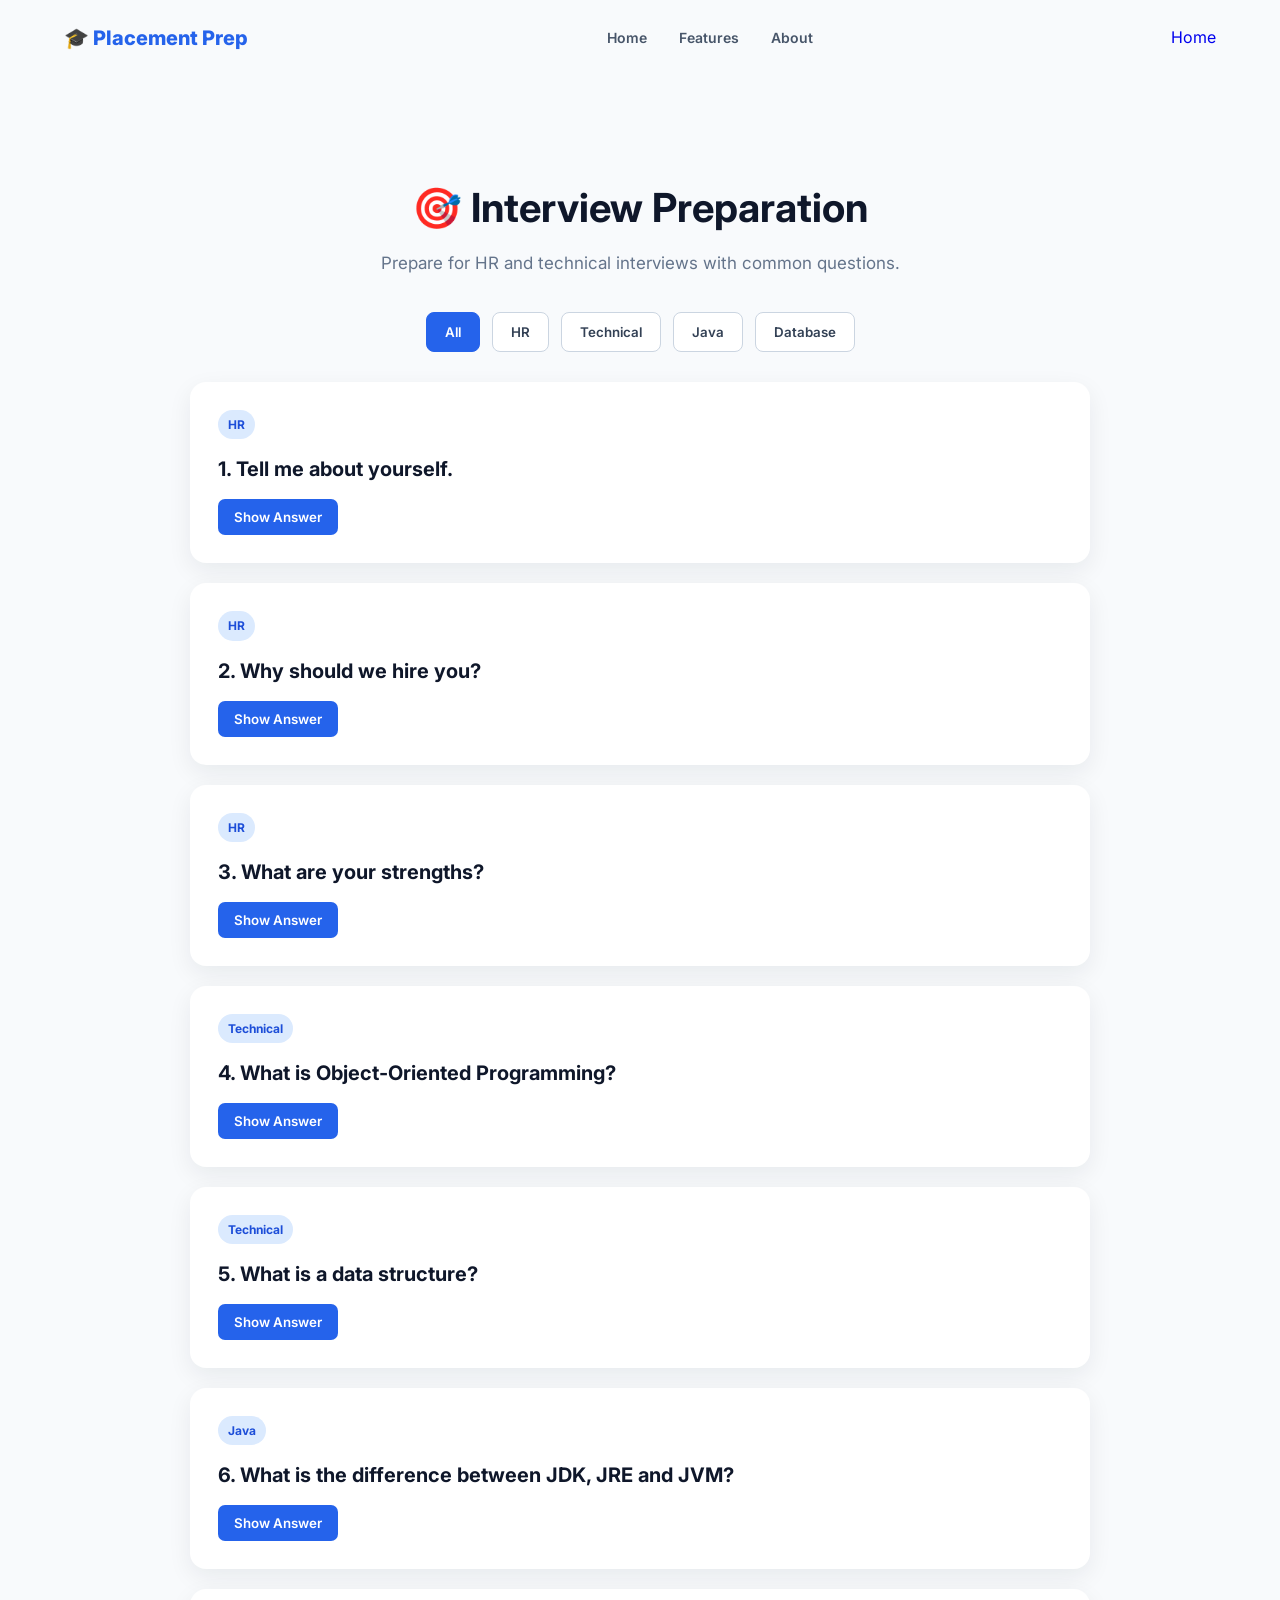
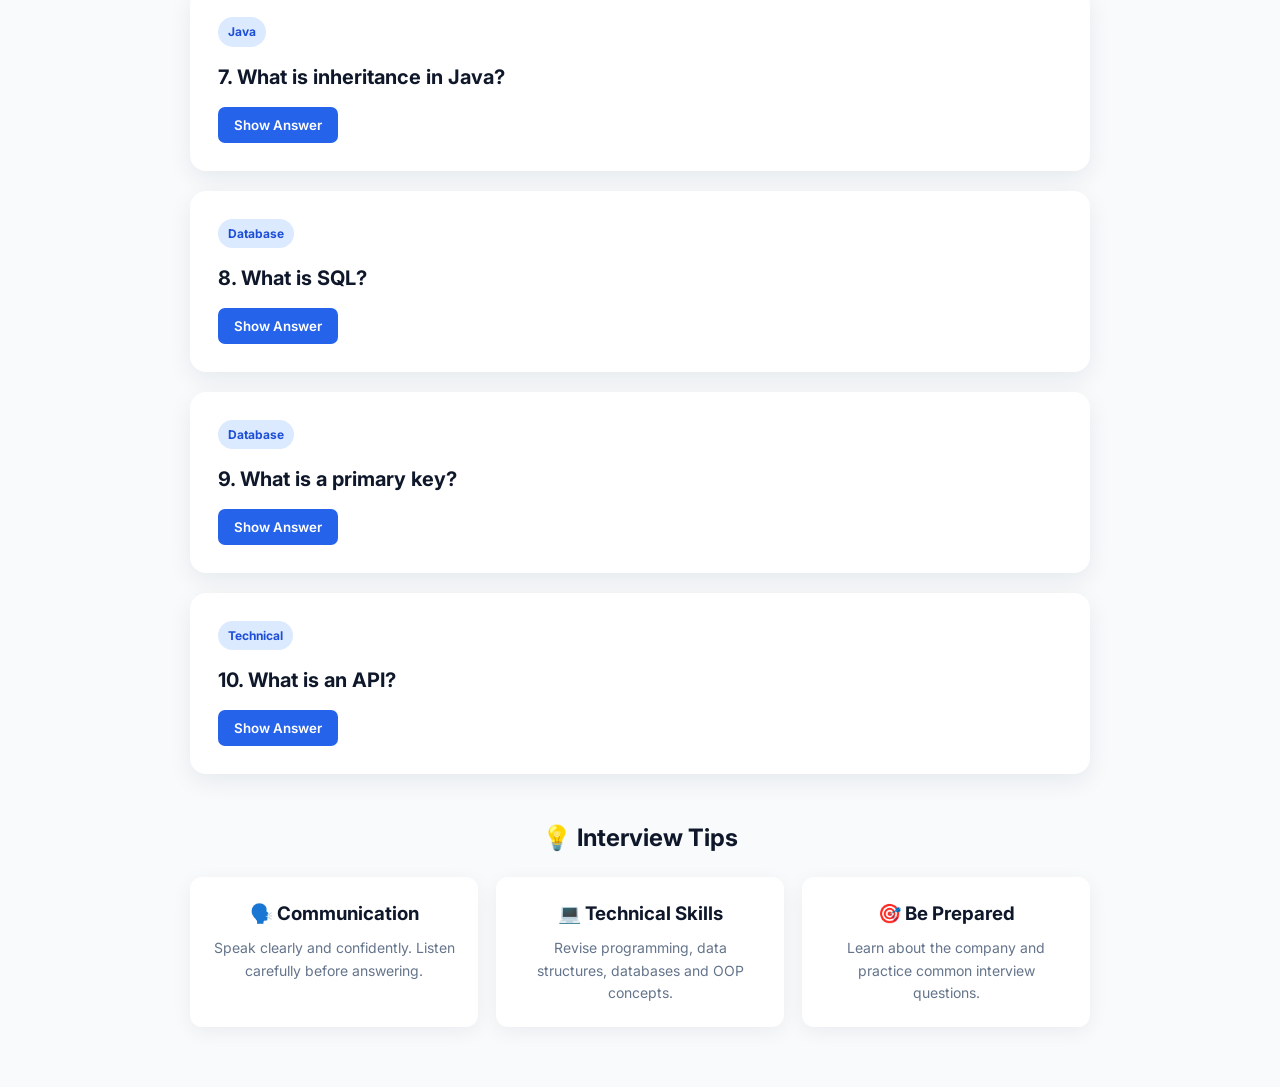
<file: interview.html>
<!DOCTYPE html>
<html lang="en">
<head>
    <meta charset="UTF-8">
    <meta name="viewport" content="width=device-width, initial-scale=1.0">

    <title>Interview Preparation | Placement Prep</title>

    <link rel="stylesheet" href="style.css">

    <style>
        .interview-page {
            min-height: 100vh;
            padding: 100px 5% 60px;
            background: #f8fafc;
        }

        .interview-header {
            text-align: center;
            margin-bottom: 35px;
        }

        .interview-header h1 {
            font-size: 40px;
            color: #0f172a;
            margin-bottom: 10px;
        }

        .interview-header p {
            color: #64748b;
            font-size: 17px;
        }

        .category-buttons {
            display: flex;
            justify-content: center;
            gap: 12px;
            flex-wrap: wrap;
            margin-bottom: 30px;
        }

        .category-btn {
            border: 1px solid #cbd5e1;
            background: white;
            color: #334155;
            padding: 11px 18px;
            border-radius: 8px;
            cursor: pointer;
            font-weight: 600;
        }

        .category-btn.active,
        .category-btn:hover {
            background: #2563eb;
            color: white;
            border-color: #2563eb;
        }

        .interview-container {
            max-width: 900px;
            margin: auto;
        }

        .question-card {
            background: white;
            padding: 28px;
            border-radius: 16px;
            margin-bottom: 20px;
            box-shadow: 0 8px 25px rgba(15, 23, 42, 0.07);
        }

        .question-card h2 {
            font-size: 20px;
            color: #0f172a;
            line-height: 1.5;
            margin-bottom: 15px;
        }

        .category-label {
            display: inline-block;
            padding: 5px 10px;
            border-radius: 20px;
            background: #dbeafe;
            color: #1d4ed8;
            font-size: 12px;
            font-weight: 700;
            margin-bottom: 15px;
        }

        .answer {
            display: none;
            margin-top: 15px;
            padding: 16px;
            background: #f1f5f9;
            border-left: 4px solid #2563eb;
            border-radius: 6px;
            color: #475569;
            line-height: 1.7;
        }

        .show-answer-btn {
            border: none;
            background: #2563eb;
            color: white;
            padding: 10px 16px;
            border-radius: 7px;
            cursor: pointer;
            font-weight: 600;
        }

        .tips-section {
            max-width: 900px;
            margin: 45px auto 0;
        }

        .tips-section h2 {
            text-align: center;
            color: #0f172a;
            margin-bottom: 20px;
        }

        .tips-grid {
            display: grid;
            grid-template-columns: repeat(3, 1fr);
            gap: 18px;
        }

        .tip-card {
            background: white;
            padding: 22px;
            border-radius: 12px;
            text-align: center;
            box-shadow: 0 5px 20px rgba(15, 23, 42, 0.06);
        }

        .tip-card h3 {
            color: #0f172a;
            margin-bottom: 8px;
        }

        .tip-card p {
            color: #64748b;
            line-height: 1.6;
            font-size: 14px;
        }

        @media (max-width: 700px) {
            .interview-header h1 {
                font-size: 30px;
            }

            .tips-grid {
                grid-template-columns: 1fr;
            }

            .question-card {
                padding: 20px;
            }
        }
    </style>
</head>

<body>

    <!-- Navbar -->
    <nav class="navbar">

        <div class="logo">
            🎓 Placement Prep
        </div>

        <div class="nav-links">
            <a href="index.html">Home</a>
            <a href="index.html#features">Features</a>
            <a href="index.html#about">About</a>
        </div>

        <a href="index.html" class="btn-primary">
            Home
        </a>

    </nav>


    <!-- Interview Page -->
    <section class="interview-page">

        <div class="interview-header">
            <h1>🎯 Interview Preparation</h1>

            <p>
                Prepare for HR and technical interviews with common questions.
            </p>
        </div>


        <!-- Categories -->
        <div class="category-buttons">

            <button
                class="category-btn active"
                onclick="filterQuestions('All', this)">
                All
            </button>

            <button
                class="category-btn"
                onclick="filterQuestions('HR', this)">
                HR
            </button>

            <button
                class="category-btn"
                onclick="filterQuestions('Technical', this)">
                Technical
            </button>

            <button
                class="category-btn"
                onclick="filterQuestions('Java', this)">
                Java
            </button>

            <button
                class="category-btn"
                onclick="filterQuestions('Database', this)">
                Database
            </button>

        </div>


        <!-- Questions -->
        <div class="interview-container" id="questionContainer">
        </div>


        <!-- Interview Tips -->
        <div class="tips-section">

            <h2>💡 Interview Tips</h2>

            <div class="tips-grid">

                <div class="tip-card">

                    <h3>🗣️ Communication</h3>

                    <p>
                        Speak clearly and confidently.
                        Listen carefully before answering.
                    </p>

                </div>


                <div class="tip-card">

                    <h3>💻 Technical Skills</h3>

                    <p>
                        Revise programming, data structures,
                        databases and OOP concepts.
                    </p>

                </div>


                <div class="tip-card">

                    <h3>🎯 Be Prepared</h3>

                    <p>
                        Learn about the company and
                        practice common interview questions.
                    </p>

                </div>

            </div>

        </div>

    </section>


    <script>

        const questions = [

            {
                category: "HR",
                question: "Tell me about yourself.",
                answer:
                    "Give a short introduction covering your education, technical interests, projects, strengths and career goals."
            },

            {
                category: "HR",
                question: "Why should we hire you?",
                answer:
                    "Explain your relevant skills, willingness to learn, problem-solving ability and how you can contribute to the team."
            },

            {
                category: "HR",
                question: "What are your strengths?",
                answer:
                    "Choose genuine strengths such as problem-solving, teamwork, communication, adaptability or willingness to learn."
            },

            {
                category: "Technical",
                question: "What is Object-Oriented Programming?",
                answer:
                    "OOP is a programming approach based on objects and classes. Common concepts include encapsulation, inheritance, polymorphism and abstraction."
            },

            {
                category: "Technical",
                question: "What is a data structure?",
                answer:
                    "A data structure is a way of organizing and storing data so that it can be accessed and processed efficiently."
            },

            {
                category: "Java",
                question: "What is the difference between JDK, JRE and JVM?",
                answer:
                    "JVM executes Java bytecode. JRE provides the JVM and libraries needed to run Java applications. JDK includes the JRE plus development tools such as the Java compiler."
            },

            {
                category: "Java",
                question: "What is inheritance in Java?",
                answer:
                    "Inheritance allows a class to acquire properties and methods from another class. It helps support code reuse and hierarchical relationships."
            },

            {
                category: "Database",
                question: "What is SQL?",
                answer:
                    "SQL stands for Structured Query Language. It is used to create, retrieve, update and manage data in relational databases."
            },

            {
                category: "Database",
                question: "What is a primary key?",
                answer:
                    "A primary key uniquely identifies each record in a database table and cannot contain duplicate values."
            },

            {
                category: "Technical",
                question: "What is an API?",
                answer:
                    "An API is an interface that allows different software applications or services to communicate with each other."
            }

        ];


        let currentCategory = "All";


        function displayQuestions() {

            const container =
                document.getElementById("questionContainer");

            container.innerHTML = "";


            const filtered =
                currentCategory === "All"
                    ? questions
                    : questions.filter(
                        question =>
                            question.category === currentCategory
                    );


            filtered.forEach((question, index) => {

                const card =
                    document.createElement("div");

                card.className = "question-card";


                card.innerHTML = `

                    <span class="category-label">
                        ${question.category}
                    </span>

                    <h2>
                        ${index + 1}. ${question.question}
                    </h2>

                    <button
                        class="show-answer-btn"
                        onclick="toggleAnswer(this)">
                        Show Answer
                    </button>

                    <div class="answer">
                        <strong>Answer:</strong><br><br>
                        ${question.answer}
                    </div>

                `;


                container.appendChild(card);

            });

        }


        function toggleAnswer(button) {

            const answer =
                button.nextElementSibling;


            if (answer.style.display === "block") {

                answer.style.display = "none";

                button.textContent =
                    "Show Answer";

            } else {

                answer.style.display = "block";

                button.textContent =
                    "Hide Answer";

            }

        }


        function filterQuestions(category, button) {

            currentCategory = category;


            document
                .querySelectorAll(".category-btn")
                .forEach(btn => {
                    btn.classList.remove("active");
                });


            button.classList.add("active");


            displayQuestions();

        }


        displayQuestions();

    </script>

</body>
</html>
</file>
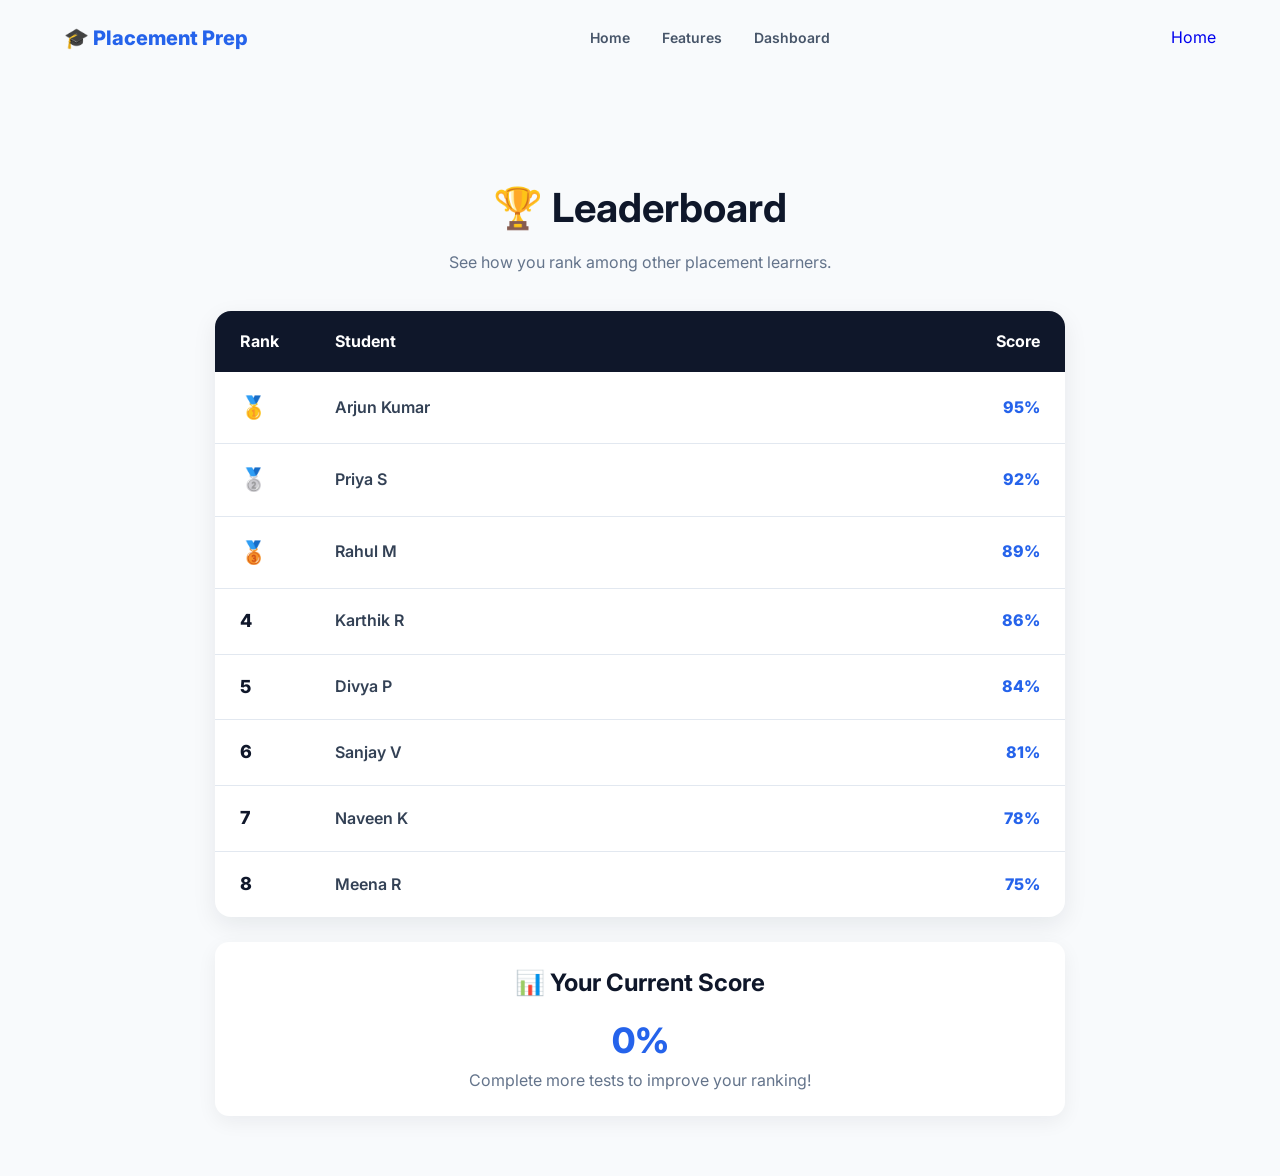
<file: Leaderboard.html>
<!DOCTYPE html>
<html lang="en">
<head>
    <meta charset="UTF-8">
    <meta name="viewport" content="width=device-width, initial-scale=1.0">

    <title>Leaderboard | Placement Prep</title>

    <link rel="stylesheet" href="style.css">

    <style>
        .leaderboard-page {
            min-height: 100vh;
            padding: 100px 5% 60px;
            background: #f8fafc;
        }

        .leaderboard-header {
            text-align: center;
            margin-bottom: 35px;
        }

        .leaderboard-header h1 {
            font-size: 40px;
            color: #0f172a;
            margin-bottom: 10px;
        }

        .leaderboard-header p {
            color: #64748b;
        }

        .leaderboard-container {
            max-width: 850px;
            margin: auto;
        }

        .leaderboard-card {
            background: white;
            border-radius: 16px;
            overflow: hidden;
            box-shadow: 0 8px 25px rgba(15, 23, 42, 0.08);
        }

        .table-header,
        .student-row {
            display: grid;
            grid-template-columns: 80px 1fr 150px;
            align-items: center;
            padding: 18px 25px;
            gap: 15px;
        }

        .table-header {
            background: #0f172a;
            color: white;
            font-weight: 700;
        }

        .student-row {
            border-bottom: 1px solid #e2e8f0;
        }

        .student-row:last-child {
            border-bottom: none;
        }

        .rank {
            font-weight: 800;
            font-size: 18px;
        }

        .student-name {
            font-weight: 600;
            color: #334155;
        }

        .student-score {
            text-align: right;
            color: #2563eb;
            font-weight: 800;
        }

        .top-rank {
            font-size: 22px;
        }

        .your-score {
            margin-top: 25px;
            background: white;
            padding: 22px;
            border-radius: 14px;
            text-align: center;
            box-shadow: 0 6px 20px rgba(15, 23, 42, 0.06);
        }

        .your-score h2 {
            color: #0f172a;
            margin-bottom: 10px;
        }

        .your-score p {
            color: #64748b;
        }

        .score-value {
            font-size: 35px;
            font-weight: 800;
            color: #2563eb;
        }

        @media (max-width: 600px) {
            .leaderboard-header h1 {
                font-size: 30px;
            }

            .table-header,
            .student-row {
                grid-template-columns: 55px 1fr 90px;
                padding: 15px;
                font-size: 14px;
            }
        }
    </style>
</head>

<body>

    <!-- Navbar -->
    <nav class="navbar">

        <div class="logo">
            🎓 Placement Prep
        </div>

        <div class="nav-links">
            <a href="index.html">Home</a>
            <a href="index.html#features">Features</a>
            <a href="dashboard.html">Dashboard</a>
        </div>

        <a href="index.html" class="btn-primary">
            Home
        </a>

    </nav>


    <!-- Leaderboard -->
    <section class="leaderboard-page">

        <div class="leaderboard-header">

            <h1>🏆 Leaderboard</h1>

            <p>
                See how you rank among other placement learners.
            </p>

        </div>


        <div class="leaderboard-container">

            <div class="leaderboard-card">

                <div class="table-header">

                    <div>Rank</div>
                    <div>Student</div>
                    <div style="text-align: right;">
                        Score
                    </div>

                </div>


                <div class="student-row">

                    <div class="rank top-rank">🥇</div>

                    <div class="student-name">
                        Arjun Kumar
                    </div>

                    <div class="student-score">
                        95%
                    </div>

                </div>


                <div class="student-row">

                    <div class="rank top-rank">🥈</div>

                    <div class="student-name">
                        Priya S
                    </div>

                    <div class="student-score">
                        92%
                    </div>

                </div>


                <div class="student-row">

                    <div class="rank top-rank">🥉</div>

                    <div class="student-name">
                        Rahul M
                    </div>

                    <div class="student-score">
                        89%
                    </div>

                </div>


                <div class="student-row">

                    <div class="rank">4</div>

                    <div class="student-name">
                        Karthik R
                    </div>

                    <div class="student-score">
                        86%
                    </div>

                </div>


                <div class="student-row">

                    <div class="rank">5</div>

                    <div class="student-name">
                        Divya P
                    </div>

                    <div class="student-score">
                        84%
                    </div>

                </div>


                <div class="student-row">

                    <div class="rank">6</div>

                    <div class="student-name">
                        Sanjay V
                    </div>

                    <div class="student-score">
                        81%
                    </div>

                </div>


                <div class="student-row">

                    <div class="rank">7</div>

                    <div class="student-name">
                        Naveen K
                    </div>

                    <div class="student-score">
                        78%
                    </div>

                </div>


                <div class="student-row">

                    <div class="rank">8</div>

                    <div class="student-name">
                        Meena R
                    </div>

                    <div class="student-score">
                        75%
                    </div>

                </div>

            </div>


            <!-- Your Score -->
            <div class="your-score">

                <h2>📊 Your Current Score</h2>

                <div class="score-value" id="yourScore">
                    0%
                </div>

                <p>
                    Complete more tests to improve your ranking!
                </p>

            </div>

        </div>

    </section>


    <script>

        /*
         * Get user's mock test score
         */

        const score =
            Number(localStorage.getItem("mockTestScore")) || 0;

        const total =
            Number(localStorage.getItem("mockTestTotal")) || 10;


        const percentage =
            Math.round((score / total) * 100);


        document.getElementById("yourScore").textContent =
            percentage + "%";

    </script>

</body>
</html>
</file>
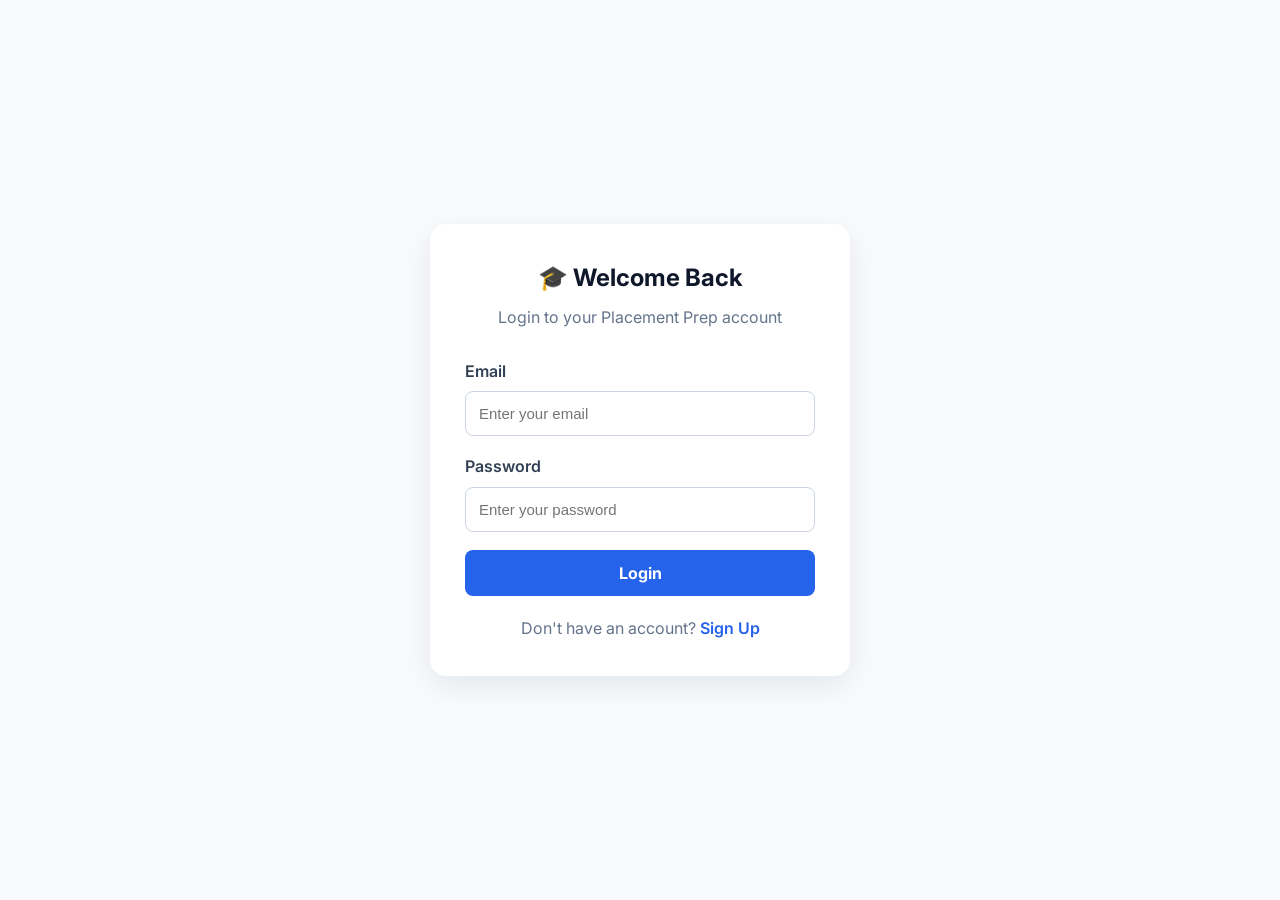
<file: login.html>
<!DOCTYPE html>
<html lang="en">

<head>
    <meta charset="UTF-8">
    <meta name="viewport" content="width=device-width, initial-scale=1.0">

    <title>Login | Placement Prep</title>

    <link rel="stylesheet" href="style.css">

    <style>
        .auth-page {
            min-height: 100vh;
            display: flex;
            justify-content: center;
            align-items: center;
            padding: 40px 20px;
            background: #f8fafc;
        }

        .auth-card {
            width: 100%;
            max-width: 420px;
            background: white;
            padding: 35px;
            border-radius: 16px;
            box-shadow: 0 10px 30px rgba(15, 23, 42, 0.08);
        }

        .auth-card h1 {
            text-align: center;
            color: #0f172a;
            margin-bottom: 8px;
        }

        .subtitle {
            text-align: center;
            color: #64748b;
            margin-bottom: 28px;
        }

        .form-group {
            margin-bottom: 18px;
        }

        .form-group label {
            display: block;
            margin-bottom: 7px;
            color: #334155;
            font-weight: 600;
        }

        .form-group input {
            width: 100%;
            box-sizing: border-box;
            padding: 13px;
            border: 1px solid #cbd5e1;
            border-radius: 8px;
            outline: none;
            font-size: 15px;
        }

        .form-group input:focus {
            border-color: #2563eb;
        }

        .login-btn {
            width: 100%;
            padding: 13px;
            border: none;
            border-radius: 8px;
            background: #2563eb;
            color: white;
            font-size: 16px;
            font-weight: 700;
            cursor: pointer;
        }

        .login-btn:hover {
            opacity: 0.9;
        }

        .signup-link {
            text-align: center;
            margin-top: 20px;
            color: #64748b;
        }

        .signup-link a {
            color: #2563eb;
            text-decoration: none;
            font-weight: 600;
        }

        .message {
            display: none;
            margin-top: 15px;
            padding: 12px;
            border-radius: 8px;
            text-align: center;
            font-size: 14px;
        }

        .success {
            background: #dcfce7;
            color: #166534;
        }

        .error {
            background: #fee2e2;
            color: #991b1b;
        }
    </style>
</head>

<body>

    <section class="auth-page">

        <div class="auth-card">

            <h1>🎓 Welcome Back</h1>

            <p class="subtitle">
                Login to your Placement Prep account
            </p>

            <form id="loginForm">

                <div class="form-group">

                    <label for="email">
                        Email
                    </label>

                    <input
                        type="email"
                        id="email"
                        placeholder="Enter your email"
                        required>

                </div>

                <div class="form-group">

                    <label for="password">
                        Password
                    </label>

                    <input
                        type="password"
                        id="password"
                        placeholder="Enter your password"
                        required>

                </div>

                <button
                    type="submit"
                    class="login-btn">
                    Login
                </button>

            </form>

            <div id="message" class="message"></div>

            <div class="signup-link">

                Don't have an account?

                <a href="signup.html">
                    Sign Up
                </a>

            </div>

        </div>

    </section>


    <script>

        const loginForm =
            document.getElementById("loginForm");

        const message =
            document.getElementById("message");


        loginForm.addEventListener("submit", function(event) {

            event.preventDefault();


            const email =
                document.getElementById("email").value.trim();

            const password =
                document.getElementById("password").value;


            const savedEmail =
                localStorage.getItem("userEmail");

            const savedPassword =
                localStorage.getItem("userPassword");


            // Check login details
            if (
                email === savedEmail &&
                password === savedPassword
            ) {

                // Login successful
                localStorage.setItem(
                    "isLoggedIn",
                    "true"
                );


                message.textContent =
                    "Login successful! Redirecting...";

                message.className =
                    "message success";

                message.style.display =
                    "block";


                // Go to dashboard
                setTimeout(function() {

                    window.location.href =
                        "dashboard.html";

                }, 800);


            } else {

                // Login failed
                message.textContent =
                    "Invalid email or password.";

                message.className =
                    "message error";

                message.style.display =
                    "block";

            }

        });

    </script>

</body>

</html>
</file>
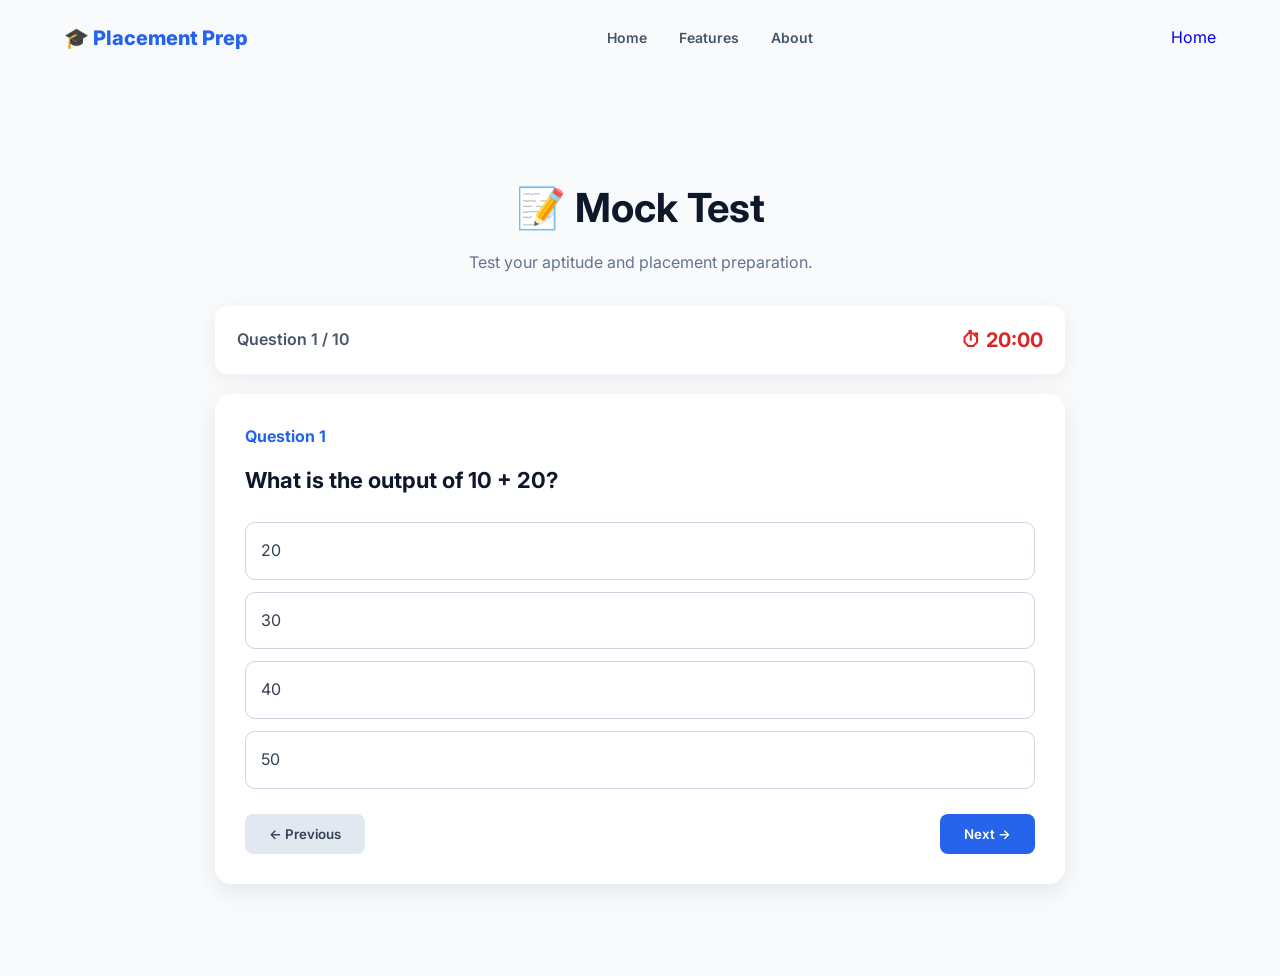
<file: mocktest.html>
<!DOCTYPE html>
<html lang="en">
<head>
    <meta charset="UTF-8">
    <meta name="viewport" content="width=device-width, initial-scale=1.0">

    <title>Mock Test | Placement Prep</title>

    <link rel="stylesheet" href="style.css">

    <style>
        .mock-page {
            min-height: 100vh;
            padding: 100px 5% 60px;
            background: #f8fafc;
        }

        .mock-header {
            text-align: center;
            margin-bottom: 30px;
        }

        .mock-header h1 {
            font-size: 40px;
            color: #0f172a;
            margin-bottom: 10px;
        }

        .mock-header p {
            color: #64748b;
        }

        .test-container {
            max-width: 850px;
            margin: auto;
        }

        .test-info {
            display: flex;
            justify-content: space-between;
            align-items: center;
            background: white;
            padding: 18px 22px;
            border-radius: 12px;
            margin-bottom: 20px;
            box-shadow: 0 5px 20px rgba(15, 23, 42, 0.06);
        }

        .timer {
            font-size: 20px;
            font-weight: 700;
            color: #dc2626;
        }

        .progress-text {
            color: #475569;
            font-weight: 600;
        }

        .question-card {
            background: white;
            padding: 30px;
            border-radius: 16px;
            box-shadow: 0 8px 25px rgba(15, 23, 42, 0.08);
        }

        .question-number {
            color: #2563eb;
            font-weight: 700;
            margin-bottom: 15px;
        }

        .question-card h2 {
            font-size: 22px;
            color: #0f172a;
            line-height: 1.5;
            margin-bottom: 25px;
        }

        .options {
            display: grid;
            gap: 12px;
        }

        .option {
            padding: 15px;
            border: 1px solid #cbd5e1;
            border-radius: 10px;
            cursor: pointer;
            transition: 0.2s;
            color: #334155;
        }

        .option:hover {
            border-color: #2563eb;
            background: #eff6ff;
        }

        .option.selected {
            border-color: #2563eb;
            background: #dbeafe;
            color: #1d4ed8;
            font-weight: 600;
        }

        .buttons {
            display: flex;
            justify-content: space-between;
            gap: 15px;
            margin-top: 25px;
        }

        .test-btn {
            border: none;
            padding: 12px 24px;
            border-radius: 8px;
            cursor: pointer;
            font-weight: 600;
        }

        .previous-btn {
            background: #e2e8f0;
            color: #334155;
        }

        .next-btn,
        .submit-btn {
            background: #2563eb;
            color: white;
        }

        .submit-btn {
            display: none;
        }

        .result-card {
            display: none;
            background: white;
            max-width: 600px;
            margin: 30px auto;
            padding: 35px;
            text-align: center;
            border-radius: 16px;
            box-shadow: 0 8px 25px rgba(15, 23, 42, 0.08);
        }

        .result-card h2 {
            color: #0f172a;
            margin-bottom: 15px;
        }

        .score {
            font-size: 42px;
            font-weight: 800;
            color: #2563eb;
            margin: 15px 0;
        }

        .result-message {
            color: #64748b;
            margin-bottom: 20px;
        }

        .restart-btn {
            border: none;
            padding: 12px 25px;
            border-radius: 8px;
            background: #0f172a;
            color: white;
            cursor: pointer;
            font-weight: 600;
        }

        @media (max-width: 600px) {
            .mock-header h1 {
                font-size: 30px;
            }

            .test-info {
                flex-direction: column;
                gap: 10px;
            }

            .question-card {
                padding: 20px;
            }

            .buttons {
                flex-direction: column;
            }
        }
    </style>
</head>

<body>

    <!-- Navbar -->
    <nav class="navbar">

        <div class="logo">
            🎓 Placement Prep
        </div>

        <div class="nav-links">
            <a href="index.html">Home</a>
            <a href="index.html#features">Features</a>
            <a href="index.html#about">About</a>
        </div>

        <a href="index.html" class="btn-primary">
            Home
        </a>

    </nav>


    <!-- Mock Test -->
    <section class="mock-page">

        <div class="mock-header">
            <h1>📝 Mock Test</h1>
            <p>Test your aptitude and placement preparation.</p>
        </div>


        <div class="test-container">

            <!-- Test Info -->
            <div class="test-info">

                <div class="progress-text">
                    Question
                    <span id="currentQuestion">1</span>
                    /
                    <span id="totalQuestions">10</span>
                </div>

                <div class="timer">
                    ⏱ <span id="timer">20:00</span>
                </div>

            </div>


            <!-- Question -->
            <div class="question-card">

                <div class="question-number">
                    Question <span id="questionNo">1</span>
                </div>

                <h2 id="questionText">
                    Loading question...
                </h2>

                <div class="options" id="optionsContainer">
                </div>


                <div class="buttons">

                    <button
                        class="test-btn previous-btn"
                        onclick="previousQuestion()">
                        ← Previous
                    </button>

                    <button
                        class="test-btn next-btn"
                        id="nextBtn"
                        onclick="nextQuestion()">
                        Next →
                    </button>

                    <button
                        class="test-btn submit-btn"
                        id="submitBtn"
                        onclick="submitTest()">
                        Submit Test
                    </button>

                </div>

            </div>

        </div>


        <!-- Result -->
        <div class="result-card" id="resultCard">

            <h2>🎉 Test Completed!</h2>

            <div class="score" id="score">
                0 / 10
            </div>

            <p class="result-message" id="resultMessage">
                Keep practicing!
            </p>

            <button
                class="restart-btn"
                onclick="restartTest()">
                🔄 Restart Test
            </button>

        </div>

    </section>


    <script>

        const questions = [

            {
                question: "What is the output of 10 + 20?",
                options: ["20", "30", "40", "50"],
                answer: 1
            },

            {
                question: "Which language is mainly used for Android development?",
                options: ["Kotlin", "HTML", "CSS", "SQL"],
                answer: 0
            },

            {
                question: "Which data structure follows FIFO?",
                options: ["Stack", "Queue", "Tree", "Graph"],
                answer: 1
            },

            {
                question: "What does CPU stand for?",
                options: [
                    "Central Processing Unit",
                    "Computer Personal Unit",
                    "Central Program Utility",
                    "Control Processing User"
                ],
                answer: 0
            },

            {
                question: "Which symbol is used for comments in Java?",
                options: ["//", "#", "<!-- -->", "$$"],
                answer: 0
            },

            {
                question: "Which SQL command is used to retrieve data?",
                options: ["GET", "SELECT", "FETCH", "READ"],
                answer: 1
            },

            {
                question: "What is 15% of 200?",
                options: ["20", "25", "30", "35"],
                answer: 2
            },

            {
                question: "Which one is an OOP concept?",
                options: [
                    "Encapsulation",
                    "Compilation",
                    "Execution",
                    "Debugging"
                ],
                answer: 0
            },

            {
                question: "Which HTML tag is used to create a hyperlink?",
                options: ["<p>", "<a>", "<link>", "<h1>"],
                answer: 1
            },

            {
                question: "Which database is a relational database?",
                options: ["MySQL", "MongoDB", "Redis", "Neo4j"],
                answer: 0
            }

        ];


        let currentIndex = 0;

        let selectedAnswers =
            new Array(questions.length).fill(null);

        let timeLeft = 20 * 60;

        let timerInterval;


        document.getElementById("totalQuestions").textContent =
            questions.length;


        function loadQuestion() {

            const question =
                questions[currentIndex];

            document.getElementById("currentQuestion").textContent =
                currentIndex + 1;

            document.getElementById("questionNo").textContent =
                currentIndex + 1;

            document.getElementById("questionText").textContent =
                question.question;


            const optionsContainer =
                document.getElementById("optionsContainer");

            optionsContainer.innerHTML = "";


            question.options.forEach((option, index) => {

                const optionElement =
                    document.createElement("div");

                optionElement.className = "option";

                optionElement.textContent = option;


                if (selectedAnswers[currentIndex] === index) {
                    optionElement.classList.add("selected");
                }


                optionElement.addEventListener(
                    "click",
                    () => selectAnswer(index)
                );


                optionsContainer.appendChild(optionElement);

            });


            updateButtons();

        }


        function selectAnswer(index) {

            selectedAnswers[currentIndex] = index;

            loadQuestion();

        }


        function updateButtons() {

            const nextBtn =
                document.getElementById("nextBtn");

            const submitBtn =
                document.getElementById("submitBtn");


            if (currentIndex === questions.length - 1) {

                nextBtn.style.display = "none";
                submitBtn.style.display = "block";

            } else {

                nextBtn.style.display = "block";
                submitBtn.style.display = "none";

            }

        }


        function nextQuestion() {

            if (currentIndex < questions.length - 1) {

                currentIndex++;

                loadQuestion();

            }

        }


        function previousQuestion() {

            if (currentIndex > 0) {

                currentIndex--;

                loadQuestion();

            }

        }


        function submitTest() {

            const unanswered =
                selectedAnswers.filter(
                    answer => answer === null
                ).length;


            if (unanswered > 0) {

                const confirmSubmit =
                    confirm(
                        `You have ${unanswered} unanswered question(s). Submit anyway?`
                    );

                if (!confirmSubmit) {
                    return;
                }

            }


            clearInterval(timerInterval);


            let score = 0;


            questions.forEach((question, index) => {

                if (
                    selectedAnswers[index] ===
                    question.answer
                ) {
                    score++;
                }

            });


            document.querySelector(".test-container").style.display =
                "none";

            document.getElementById("resultCard").style.display =
                "block";


            document.getElementById("score").textContent =
                `${score} / ${questions.length}`;


            const percentage =
                (score / questions.length) * 100;


            let message;


            if (percentage >= 80) {

                message =
                    "Excellent! Your placement preparation is strong. 🔥";

            } else if (percentage >= 60) {

                message =
                    "Good job! Keep practicing to improve. 👍";

            } else {

                message =
                    "Keep practicing. You can improve with regular preparation. 💪";

            }


            document.getElementById("resultMessage").textContent =
                message;


            localStorage.setItem(
                "mockTestScore",
                score
            );

            localStorage.setItem(
                "mockTestTotal",
                questions.length
            );

        }


        function startTimer() {

            timerInterval =
                setInterval(() => {

                    const minutes =
                        Math.floor(timeLeft / 60);

                    const seconds =
                        timeLeft % 60;


                    document.getElementById("timer").textContent =
                        `${String(minutes).padStart(2, "0")}:${String(seconds).padStart(2, "0")}`;


                    if (timeLeft <= 0) {

                        clearInterval(timerInterval);

                        submitTest();

                    }


                    timeLeft--;

                }, 1000);

        }


        function restartTest() {

            currentIndex = 0;

            selectedAnswers =
                new Array(questions.length).fill(null);

            timeLeft = 20 * 60;


            document.querySelector(".test-container").style.display =
                "block";

            document.getElementById("resultCard").style.display =
                "none";


            loadQuestion();

            clearInterval(timerInterval);

            startTimer();

        }


        loadQuestion();

        startTimer();

    </script>

</body>
</html>
</file>
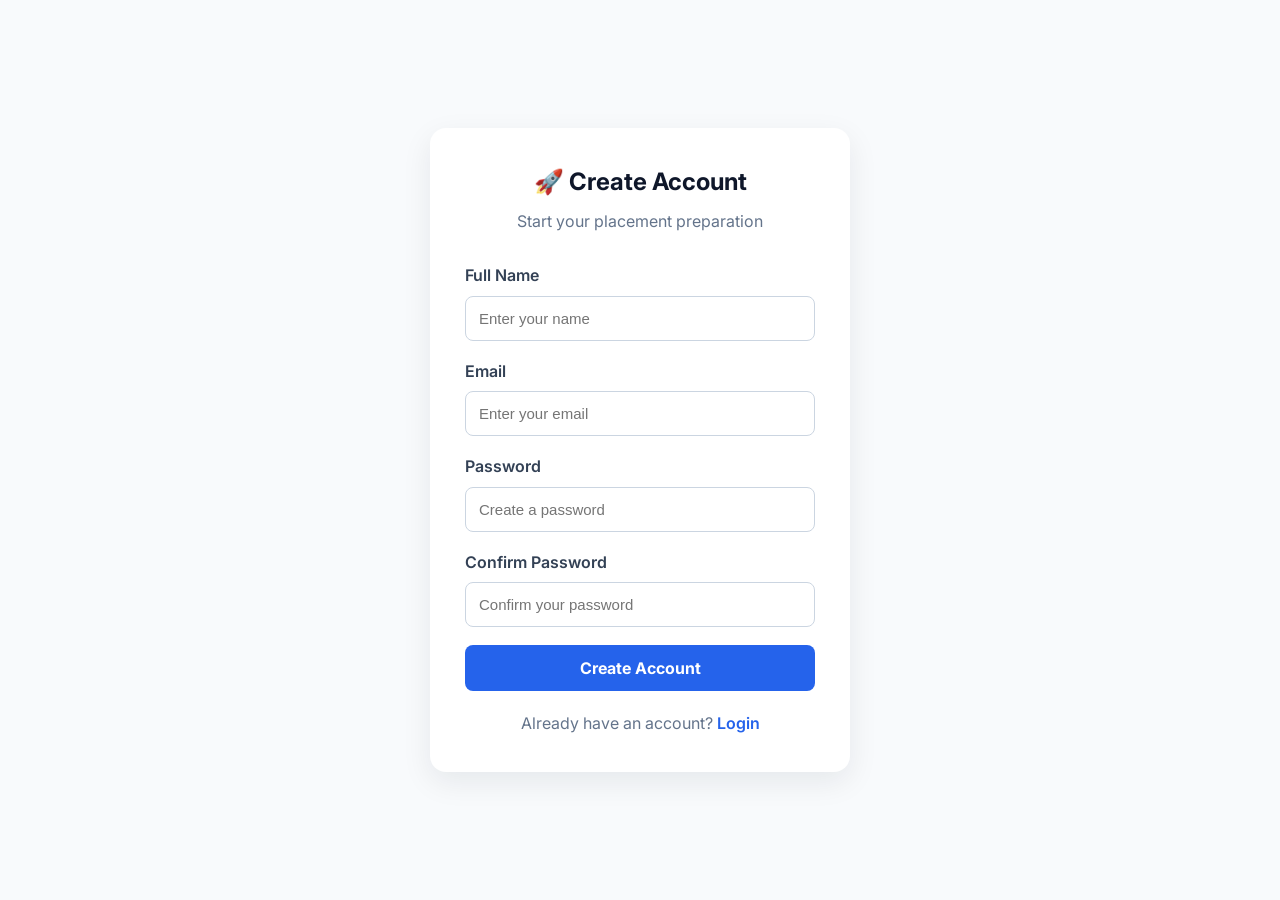
<file: signup.html>
<!DOCTYPE html>
<html lang="en">
<head>
    <meta charset="UTF-8">
    <meta name="viewport" content="width=device-width, initial-scale=1.0">

    <title>Sign Up | Placement Prep</title>

    <link rel="stylesheet" href="style.css">

    <style>
        .auth-page {
            min-height: 100vh;
            display: flex;
            justify-content: center;
            align-items: center;
            padding: 40px 20px;
            background: #f8fafc;
        }

        .auth-card {
            width: 100%;
            max-width: 420px;
            background: white;
            padding: 35px;
            border-radius: 16px;
            box-shadow: 0 10px 30px rgba(15, 23, 42, 0.08);
        }

        .auth-card h1 {
            text-align: center;
            color: #0f172a;
            margin-bottom: 8px;
        }

        .subtitle {
            text-align: center;
            color: #64748b;
            margin-bottom: 28px;
        }

        .form-group {
            margin-bottom: 18px;
        }

        .form-group label {
            display: block;
            margin-bottom: 7px;
            color: #334155;
            font-weight: 600;
        }

        .form-group input {
            width: 100%;
            box-sizing: border-box;
            padding: 13px;
            border: 1px solid #cbd5e1;
            border-radius: 8px;
            outline: none;
            font-size: 15px;
        }

        .form-group input:focus {
            border-color: #2563eb;
        }

        .signup-btn {
            width: 100%;
            padding: 13px;
            border: none;
            border-radius: 8px;
            background: #2563eb;
            color: white;
            font-size: 16px;
            font-weight: 700;
            cursor: pointer;
        }

        .signup-btn:hover {
            opacity: 0.9;
        }

        .login-link {
            text-align: center;
            margin-top: 20px;
            color: #64748b;
        }

        .login-link a {
            color: #2563eb;
            text-decoration: none;
            font-weight: 600;
        }

        .message {
            display: none;
            margin-top: 15px;
            padding: 12px;
            border-radius: 8px;
            text-align: center;
            font-size: 14px;
        }

        .success {
            background: #dcfce7;
            color: #166534;
        }

        .error {
            background: #fee2e2;
            color: #991b1b;
        }
    </style>
</head>

<body>

    <section class="auth-page">

        <div class="auth-card">

            <h1>🚀 Create Account</h1>

            <p class="subtitle">
                Start your placement preparation
            </p>

            <form id="signupForm">

                <div class="form-group">
                    <label for="name">Full Name</label>

                    <input
                        type="text"
                        id="name"
                        placeholder="Enter your name"
                        required>
                </div>

                <div class="form-group">
                    <label for="email">Email</label>

                    <input
                        type="email"
                        id="email"
                        placeholder="Enter your email"
                        required>
                </div>

                <div class="form-group">
                    <label for="password">Password</label>

                    <input
                        type="password"
                        id="password"
                        placeholder="Create a password"
                        minlength="6"
                        required>
                </div>

                <div class="form-group">
                    <label for="confirmPassword">Confirm Password</label>

                    <input
                        type="password"
                        id="confirmPassword"
                        placeholder="Confirm your password"
                        minlength="6"
                        required>
                </div>

                <button
                    type="submit"
                    class="signup-btn">
                    Create Account
                </button>

            </form>

            <div id="message" class="message"></div>

            <div class="login-link">
                Already have an account?
                <a href="login.html">Login</a>
            </div>

        </div>

    </section>


    <script>

        document
            .getElementById("signupForm")
            .addEventListener("submit", async function(event) {

                event.preventDefault();

                const name =
                    document.getElementById("name").value.trim();

                const email =
                    document.getElementById("email").value.trim();

                const password =
                    document.getElementById("password").value;

                const confirmPassword =
                    document.getElementById("confirmPassword").value;

                const message =
                    document.getElementById("message");


                // Check password
                if (password !== confirmPassword) {

                    message.textContent =
                        "Passwords do not match.";

                    message.className =
                        "message error";

                    message.style.display =
                        "block";

                    return;
                }


                try {

                    const response = await fetch(
                        "http://localhost:8080/api/users/signup",
                        {
                            method: "POST",

                            headers: {
                                "Content-Type": "application/json"
                            },

                            body: JSON.stringify({
                                name: name,
                                email: email,
                                password: password
                            })
                        }
                    );


                    const data = await response.json();


                    if (response.ok) {

                        // Save name for dashboard
                        localStorage.setItem(
                            "userName",
                            name
                        );

                        localStorage.setItem(
                            "userEmail",
                            email
                        );


                        message.textContent =
                            "Account created successfully! Please login.";

                        message.className =
                            "message success";

                        message.style.display =
                            "block";


                        setTimeout(function() {

                            window.location.href =
                                "login.html";

                        }, 1000);

                    } else {

                        message.textContent =
                            data.message || "Signup failed.";

                        message.className =
                            "message error";

                        message.style.display =
                            "block";
                    }


                } catch (error) {

                    message.textContent =
                        "Backend connection failed. Start Spring Boot.";

                    message.className =
                        "message error";

                    message.style.display =
                        "block";

                    console.error(error);
                }

            });

    </script>

</body>
</html>
</file>
<file: style.css>
/* =========================================================
   PLACEMENT PREP - PROFESSIONAL CSS
   ========================================================= */

/* ================= GOOGLE FONT ================= */

@import url('https://fonts.googleapis.com/css2?family=Inter:wght@400;500;600;700;800&display=swap');


/* ================= GLOBAL ================= */

* {
    margin: 0;
    padding: 0;
    box-sizing: border-box;
}

html {
    scroll-behavior: smooth;
}

body {
    font-family: 'Inter', sans-serif;
    background: #f8fafc;
    color: #0f172a;
    line-height: 1.6;
}

a {
    text-decoration: none;
}

button {
    font-family: inherit;
    cursor: pointer;
    border: none;
}

section {
    scroll-margin-top: 90px;
}


/* ================= NAVBAR ================= */

header {
    width: 100%;
    position: sticky;
    top: 0;
    z-index: 1000;
    background: rgba(255, 255, 255, 0.95);
    backdrop-filter: blur(12px);
    border-bottom: 1px solid #e2e8f0;
}

.navbar {
    max-width: 1200px;
    margin: auto;
    min-height: 76px;
    padding: 0 24px;

    display: flex;
    align-items: center;
    justify-content: space-between;
    gap: 30px;
}

.logo {
    font-size: 20px;
    font-weight: 800;
    color: #2563eb;
    white-space: nowrap;
}

.nav-links {
    display: flex;
    align-items: center;
    gap: 32px;
    list-style: none;
}

.nav-links a {
    color: #475569;
    font-size: 14px;
    font-weight: 600;
    transition: 0.3s ease;
}

.nav-links a:hover {
    color: #2563eb;
}

.nav-buttons {
    display: flex;
    align-items: center;
    gap: 10px;
}

.login-btn,
.signup-btn {
    padding: 10px 18px;
    border-radius: 8px;
    font-size: 14px;
    font-weight: 600;
    transition: 0.3s ease;
}

.login-btn {
    background: transparent;
    color: #2563eb;
}

.login-btn:hover {
    background: #eff6ff;
}

.signup-btn {
    background: #2563eb;
    color: white;
}

.signup-btn:hover {
    background: #1d4ed8;
    transform: translateY(-1px);
}


/* ================= HERO ================= */

.hero {
    max-width: 1200px;
    margin: auto;
    min-height: 650px;
    padding: 90px 24px;

    display: grid;
    grid-template-columns: 1.1fr 0.9fr;
    align-items: center;
    gap: 70px;
}

.hero-content {
    max-width: 650px;
}

.welcome-text {
    display: inline-block;
    margin-bottom: 20px;
    padding: 8px 14px;

    border-radius: 50px;
    background: #eff6ff;
    color: #2563eb;

    font-size: 13px;
    font-weight: 700;
}

.hero h1 {
    font-size: clamp(42px, 5vw, 68px);
    line-height: 1.08;
    letter-spacing: -2px;
    font-weight: 800;
    margin-bottom: 24px;
}

.hero h1 span {
    color: #2563eb;
}

.hero-description {
    max-width: 600px;
    color: #64748b;
    font-size: 17px;
    line-height: 1.8;
    margin-bottom: 34px;
}

.hero-buttons {
    display: flex;
    align-items: center;
    gap: 14px;
    flex-wrap: wrap;
}

.primary-btn,
.secondary-btn {
    padding: 13px 22px;
    border-radius: 9px;
    font-size: 14px;
    font-weight: 700;
    transition: 0.3s ease;
}

.primary-btn {
    background: #2563eb;
    color: white;
    box-shadow: 0 8px 20px rgba(37, 99, 235, 0.18);
}

.primary-btn:hover {
    background: #1d4ed8;
    transform: translateY(-2px);
    box-shadow: 0 12px 25px rgba(37, 99, 235, 0.25);
}

.secondary-btn {
    background: white;
    color: #334155;
    border: 1px solid #cbd5e1;
}

.secondary-btn:hover {
    border-color: #2563eb;
    color: #2563eb;
    transform: translateY(-2px);
}


/* ================= HERO PROGRESS CARD ================= */

.hero-card {
    background: white;
    padding: 28px;
    border: 1px solid #e2e8f0;
    border-radius: 18px;

    box-shadow:
        0 20px 50px rgba(15, 23, 42, 0.08);

    animation: floatingCard 4s ease-in-out infinite;
}

@keyframes floatingCard {
    0%,
    100% {
        transform: translateY(0);
    }

    50% {
        transform: translateY(-8px);
    }
}

.card-header {
    display: flex;
    justify-content: space-between;
    align-items: center;
    margin-bottom: 30px;
}

.card-header h3 {
    font-size: 18px;
}

.card-header span {
    font-size: 12px;
    color: #64748b;
    background: #f1f5f9;
    padding: 6px 10px;
    border-radius: 6px;
}

.progress-item {
    margin-bottom: 22px;
}

.progress-info {
    display: flex;
    justify-content: space-between;
    margin-bottom: 8px;

    font-size: 13px;
    font-weight: 600;
}

.progress-info strong {
    color: #2563eb;
}

.progress-bar {
    width: 100%;
    height: 8px;
    background: #e2e8f0;
    border-radius: 20px;
    overflow: hidden;
}

.progress {
    height: 100%;
    border-radius: 20px;
    background: #2563eb;
}

.progress.aptitude {
    width: 75%;
}

.progress.coding {
    width: 60%;
}

.progress.interview {
    width: 45%;
}

.score-box {
    margin-top: 28px;
    padding: 18px;

    background: #eff6ff;
    border-radius: 12px;

    display: flex;
    justify-content: space-between;
    align-items: center;
}

.score-box span {
    color: #475569;
    font-size: 13px;
    font-weight: 600;
}

.score-box strong {
    color: #2563eb;
    font-size: 25px;
}


/* ================= STATS ================= */

.stats {
    max-width: 1150px;
    margin: 0 auto 90px;
    padding: 35px 24px;

    display: grid;
    grid-template-columns: repeat(4, 1fr);

    background: white;
    border: 1px solid #e2e8f0;
    border-radius: 16px;
}

.stat {
    text-align: center;
    padding: 10px 20px;
    border-right: 1px solid #e2e8f0;
}

.stat:last-child {
    border-right: none;
}

.stat h2 {
    color: #2563eb;
    font-size: 30px;
    font-weight: 800;
}

.stat p {
    color: #64748b;
    font-size: 13px;
    margin-top: 4px;
}


/* ================= SECTION HEADING ================= */

.features-section {
    max-width: 1200px;
    margin: auto;
    padding: 70px 24px 100px;
}

.section-heading {
    text-align: center;
    max-width: 700px;
    margin: 0 auto 55px;
}

.section-heading > p:first-child,
.small-title {
    color: #2563eb;
    font-size: 12px;
    font-weight: 800;
    letter-spacing: 1.5px;
    margin-bottom: 12px;
}

.section-heading h2 {
    font-size: 38px;
    line-height: 1.2;
    letter-spacing: -1px;
    margin-bottom: 16px;
}

.section-heading h2 span {
    color: #2563eb;
}

.section-description {
    color: #64748b;
    font-size: 15px;
}


/* ================= FEATURE CARDS ================= */

.features-container {
    display: grid;
    grid-template-columns: repeat(3, 1fr);
    gap: 22px;
}

.feature-card {
    padding: 28px;

    background: white;
    border: 1px solid #e2e8f0;
    border-radius: 14px;

    transition: 0.3s ease;
}

.feature-card:hover {
    transform: translateY(-6px);
    border-color: #bfdbfe;
    box-shadow: 0 15px 35px rgba(15, 23, 42, 0.08);
}

.feature-icon {
    width: 52px;
    height: 52px;

    display: flex;
    align-items: center;
    justify-content: center;

    background: #eff6ff;
    border-radius: 12px;

    font-size: 24px;
    margin-bottom: 20px;
}

.feature-card h3 {
    font-size: 18px;
    margin-bottom: 10px;
}

.feature-card p {
    color: #64748b;
    font-size: 14px;
    line-height: 1.7;
    margin-bottom: 20px;
}

.feature-card a {
    color: #2563eb;
    font-size: 13px;
    font-weight: 700;
}

.feature-card a:hover {
    text-decoration: underline;
}


/* ================= ABOUT ================= */

.about-section {
    max-width: 1200px;
    margin: auto;
    padding: 100px 24px;

    display: grid;
    grid-template-columns: 1fr 1fr;
    gap: 80px;
    align-items: center;
}

.about-content h2 {
    font-size: 40px;
    line-height: 1.2;
    letter-spacing: -1px;
    margin-bottom: 22px;
}

.about-content h2 span {
    color: #2563eb;
}

.about-content p:not(.small-title) {
    color: #64748b;
    font-size: 15px;
    line-height: 1.8;
    margin-bottom: 18px;
}

.about-content .primary-btn {
    margin-top: 10px;
}

.about-card {
    background: white;
    border: 1px solid #e2e8f0;
    border-radius: 16px;
    padding: 30px;

    box-shadow: 0 15px 40px rgba(15, 23, 42, 0.06);
}

.about-stat {
    display: flex;
    align-items: center;
    gap: 18px;

    padding: 20px 0;
    border-bottom: 1px solid #e2e8f0;
}

.about-stat:last-child {
    border-bottom: none;
}

.about-stat > span {
    width: 48px;
    height: 48px;

    display: flex;
    align-items: center;
    justify-content: center;

    background: #eff6ff;
    border-radius: 10px;

    font-size: 22px;
}

.about-stat strong {
    font-size: 15px;
}

.about-stat p {
    color: #64748b;
    font-size: 13px;
    margin-top: 3px;
}


/* ================= CTA ================= */

.cta {
    max-width: 1150px;
    margin: 20px auto 100px;
    padding: 70px 30px;

    text-align: center;

    background: #0f172a;
    border-radius: 20px;
}

.cta h2 {
    color: white;
    font-size: 34px;
    line-height: 1.3;
    margin-bottom: 12px;
}

.cta p {
    color: #cbd5e1;
    font-size: 15px;
    margin-bottom: 28px;
}

.cta .primary-btn {
    box-shadow: none;
}


/* ================= FOOTER ================= */

footer {
    background: #0f172a;
    color: white;
    padding: 65px 24px 25px;
}

.footer-content {
    max-width: 1150px;
    margin: auto;

    display: grid;
    grid-template-columns: 2fr 1fr 1fr;
    gap: 70px;

    padding-bottom: 45px;
}

.footer-content h3 {
    font-size: 19px;
    margin-bottom: 14px;
}

.footer-content h4 {
    font-size: 14px;
    margin-bottom: 18px;
}

.footer-content p {
    color: #94a3b8;
    font-size: 13px;
    max-width: 300px;
}

.footer-content a {
    display: block;
    color: #94a3b8;
    font-size: 13px;
    margin-bottom: 10px;
    transition: 0.3s ease;
}

.footer-content a:hover {
    color: white;
}

.footer-bottom {
    max-width: 1150px;
    margin: auto;
    padding-top: 22px;

    border-top: 1px solid #1e293b;

    display: flex;
    justify-content: space-between;
    gap: 20px;
}

.footer-bottom p {
    color: #64748b;
    font-size: 12px;
}


/* ================= SCROLLBAR ================= */

::-webkit-scrollbar {
    width: 8px;
}

::-webkit-scrollbar-track {
    background: #f1f5f9;
}

::-webkit-scrollbar-thumb {
    background: #94a3b8;
    border-radius: 10px;
}

::-webkit-scrollbar-thumb:hover {
    background: #64748b;
}


/* ================= RESPONSIVE ================= */

@media (max-width: 900px) {

    .nav-links {
        display: none;
    }

    .hero {
        grid-template-columns: 1fr;
        gap: 50px;
        padding-top: 65px;
    }

    .hero-content {
        text-align: center;
        margin: auto;
    }

    .hero-description {
        margin-left: auto;
        margin-right: auto;
    }

    .hero-buttons {
        justify-content: center;
    }

    .hero-card {
        max-width: 550px;
        width: 100%;
        margin: auto;
    }

    .stats {
        grid-template-columns: repeat(2, 1fr);
        margin-left: 24px;
        margin-right: 24px;
    }

    .stat:nth-child(2) {
        border-right: none;
    }

    .stat:nth-child(-n+2) {
        border-bottom: 1px solid #e2e8f0;
        padding-bottom: 20px;
    }

    .stat:nth-child(n+3) {
        padding-top: 20px;
    }

    .features-container {
        grid-template-columns: repeat(2, 1fr);
    }

    .about-section {
        grid-template-columns: 1fr;
        gap: 45px;
    }

    .about-content {
        text-align: center;
    }

    .footer-content {
        grid-template-columns: 1fr 1fr;
        gap: 40px;
    }

    .footer-content > div:first-child {
        grid-column: 1 / -1;
    }
}


@media (max-width: 600px) {

    .navbar {
        min-height: 68px;
        padding: 0 16px;
    }

    .logo {
        font-size: 17px;
    }

    .login-btn,
    .signup-btn {
        padding: 8px 12px;
        font-size: 12px;
    }

    .hero {
        padding: 55px 18px;
        min-height: auto;
    }

    .hero h1 {
        font-size: 40px;
        letter-spacing: -1.5px;
    }

    .hero-description {
        font-size: 14px;
    }

    .hero-buttons {
        flex-direction: column;
    }

    .primary-btn,
    .secondary-btn {
        width: 100%;
    }

    .hero-card {
        padding: 22px;
    }

    .stats {
        margin-left: 18px;
        margin-right: 18px;
        padding: 20px 10px;
    }

    .stat h2 {
        font-size: 24px;
    }

    .stat p {
        font-size: 11px;
    }

    .features-section {
        padding: 55px 18px 70px;
    }

    .section-heading h2 {
        font-size: 30px;
    }

    .features-container {
        grid-template-columns: 1fr;
    }

    .about-section {
        padding: 70px 18px;
    }

    .about-content h2 {
        font-size: 32px;
    }

    .cta {
        margin: 0 18px 70px;
        padding: 50px 22px;
    }

    .cta h2 {
        font-size: 27px;
    }

    footer {
        padding-left: 18px;
        padding-right: 18px;
    }

    .footer-content {
        grid-template-columns: 1fr;
        gap: 30px;
    }

    .footer-content > div:first-child {
        grid-column: auto;
    }

    .footer-bottom {
        flex-direction: column;
        text-align: center;
    }
    .user-info {
    display: flex;
    align-items: center;
    gap: 20px;
}

.user-info button {
    order: -1;
}
}
</file>
